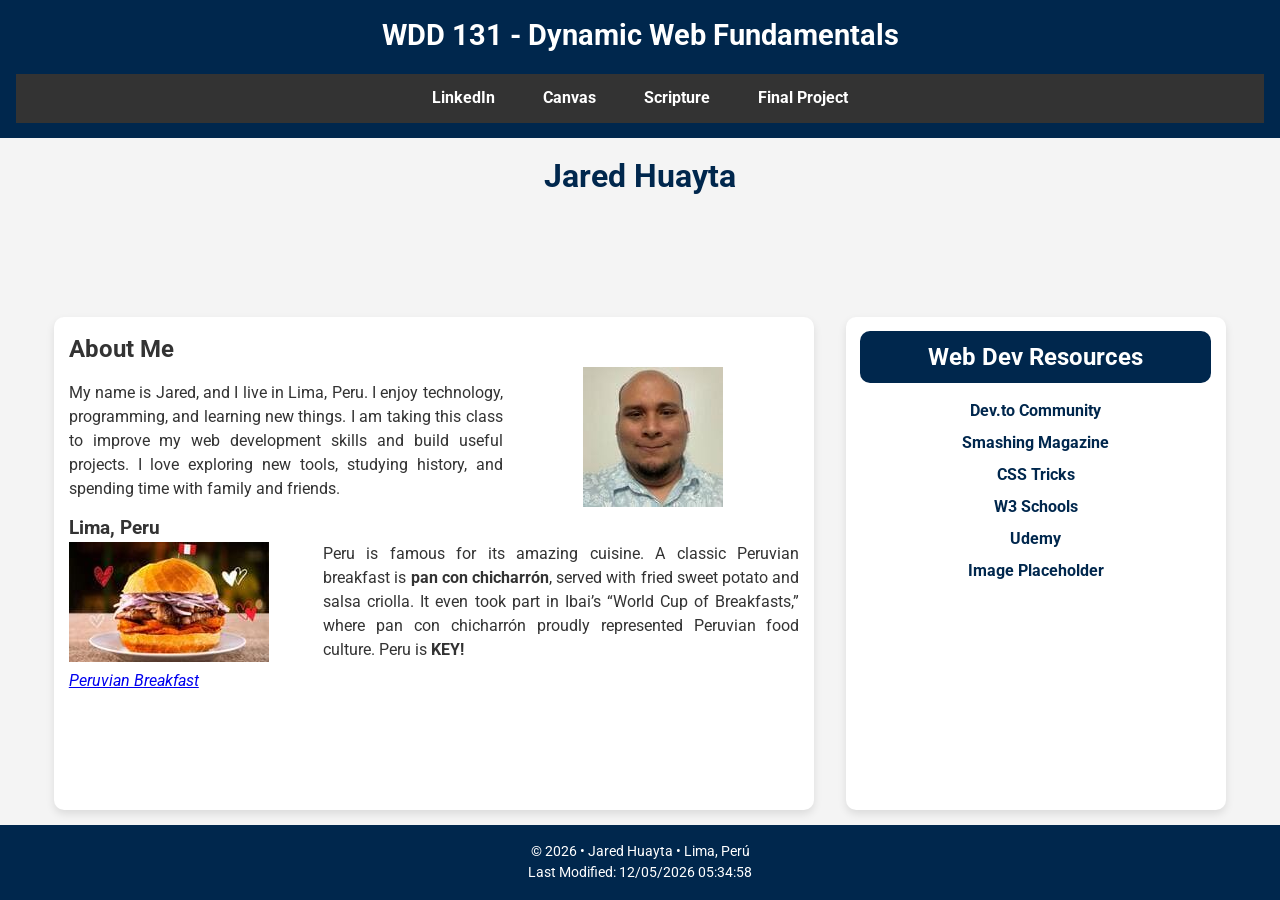
<file: index.html>
<!DOCTYPE html>
<html lang="en">

<head>
    <meta charset="UTF-8">
    <meta name="viewport" content="width=device-width, initial-scale=1.0">
    <title>WDD 131 – Dynamic Web Fundamentals – Jared Huayta</title>
    <meta name="description"
        content="Project site for WDD 131 – Dynamic Web Fundamentals by Jared Huayta, featuring an about section, Peru insights, and web resources." />
    <meta name="author" content="Jared Huayta" />
    <link rel="preconnect" href="https://fonts.googleapis.com">
    <link rel="preconnect" href="https://fonts.gstatic.com" crossorigin>
    <link href="https://fonts.googleapis.com/css2?family=Roboto:ital,wght@0,100..900;1,100..900&display=swap"
        rel="stylesheet">
    <link rel="stylesheet" href="styles/base.css">
    <script src="scripts/getdates.js" defer></script>
</head>

<body>
    <header>
        <span id="course-title"> WDD 131 - Dynamic Web Fundamentals</span>
        <nav>
            <a href="https://www.linkedin.com/in/jaredhuayta" target="_blank">LinkedIn</a>
            <a href="https://byupw.instructure.com/" target="_blank">Canvas</a>
            <a href="https://www.churchofjesuschrist.org/study/scriptures/bofm/1-ne/3?lang=eng&id=p7#p7"
                target="_blank">Scripture</a>
            <a href="#">Final Project</a>
        </nav>
    </header>

    <main>
        <h1>Jared Huayta</h1>

        <section class="card">
            <h2 class="card-tile">About Me</h2>

            <div class="about-grid">
                <div class="about-text">
                    <p>
                        My name is Jared, and I live in Lima, Peru. I enjoy technology,
                        programming, and learning new things. I am taking this class to
                        improve my web development skills and build useful projects.
                        I love exploring new tools, studying history, and spending time with
                        family and friends.
                    </p>
                </div>

                <figure class="image-about">
                    <img src="images/profile.jpg" alt="Jared Huayta" width="140" height="140">
                </figure>
            </div>

            <h3>Lima, Peru</h3>

            <div class="food-grid">
                <figure class="image-about">
                    <img src="images/chicharron-peru.jpeg" alt="pan con chicharron" width="200" height="120">
                    <figcaption><em><a
                                href="https://ground.news/article/world-breakfast-of-ibai-llanos-the-dishes-and-drinks-that-add-to-peru-vs-chile"
                                target="_blank">
                                Peruvian Breakfast</a></em></figcaption>
                </figure>

                <p>
                    Peru is famous for its amazing cuisine. A classic Peruvian breakfast is
                    <strong>pan con chicharrón</strong>, served with fried sweet potato and salsa criolla.
                    It even took part in Ibai’s “World Cup of Breakfasts,” where pan con chicharrón proudly
                    represented Peruvian food culture. Peru is <b>KEY!</b>
                </p>
            </div>
        </section>

        <section class="card resources">
            <h2 class="card-title">Web Dev Resources</h2>
            <ul>
                <li><a href="https://dev.to/" target="_blank" rel="noopener">Dev.to Community</a></li>
                <li><a href="https://www.smashingmagazine.com/" target="_blank" rel="noopener">Smashing Magazine</a>
                </li>
                <li><a href="https://css-tricks.com/" target="_blank" rel="noopener">CSS Tricks</a></li>
                <li><a href="https://www.w3schools.com/" target="_blank" rel="noopener">W3 Schools</a></li>
                <li><a href="https://www.udemy.com/" target="_blank" rel="noopener">Udemy</a></li>
                <li><a href="https://placeholder.com/" target="_blank" rel="noopener">Image Placeholder</a></li>
            </ul>
        </section>
    </main>

    <footer>
        <p>© <span id="currentyear"></span> • Jared Huayta • Lima, Per&uacute;</p>
        <p id="lastModified"></p>
    </footer>
</body>

</html>
</file>
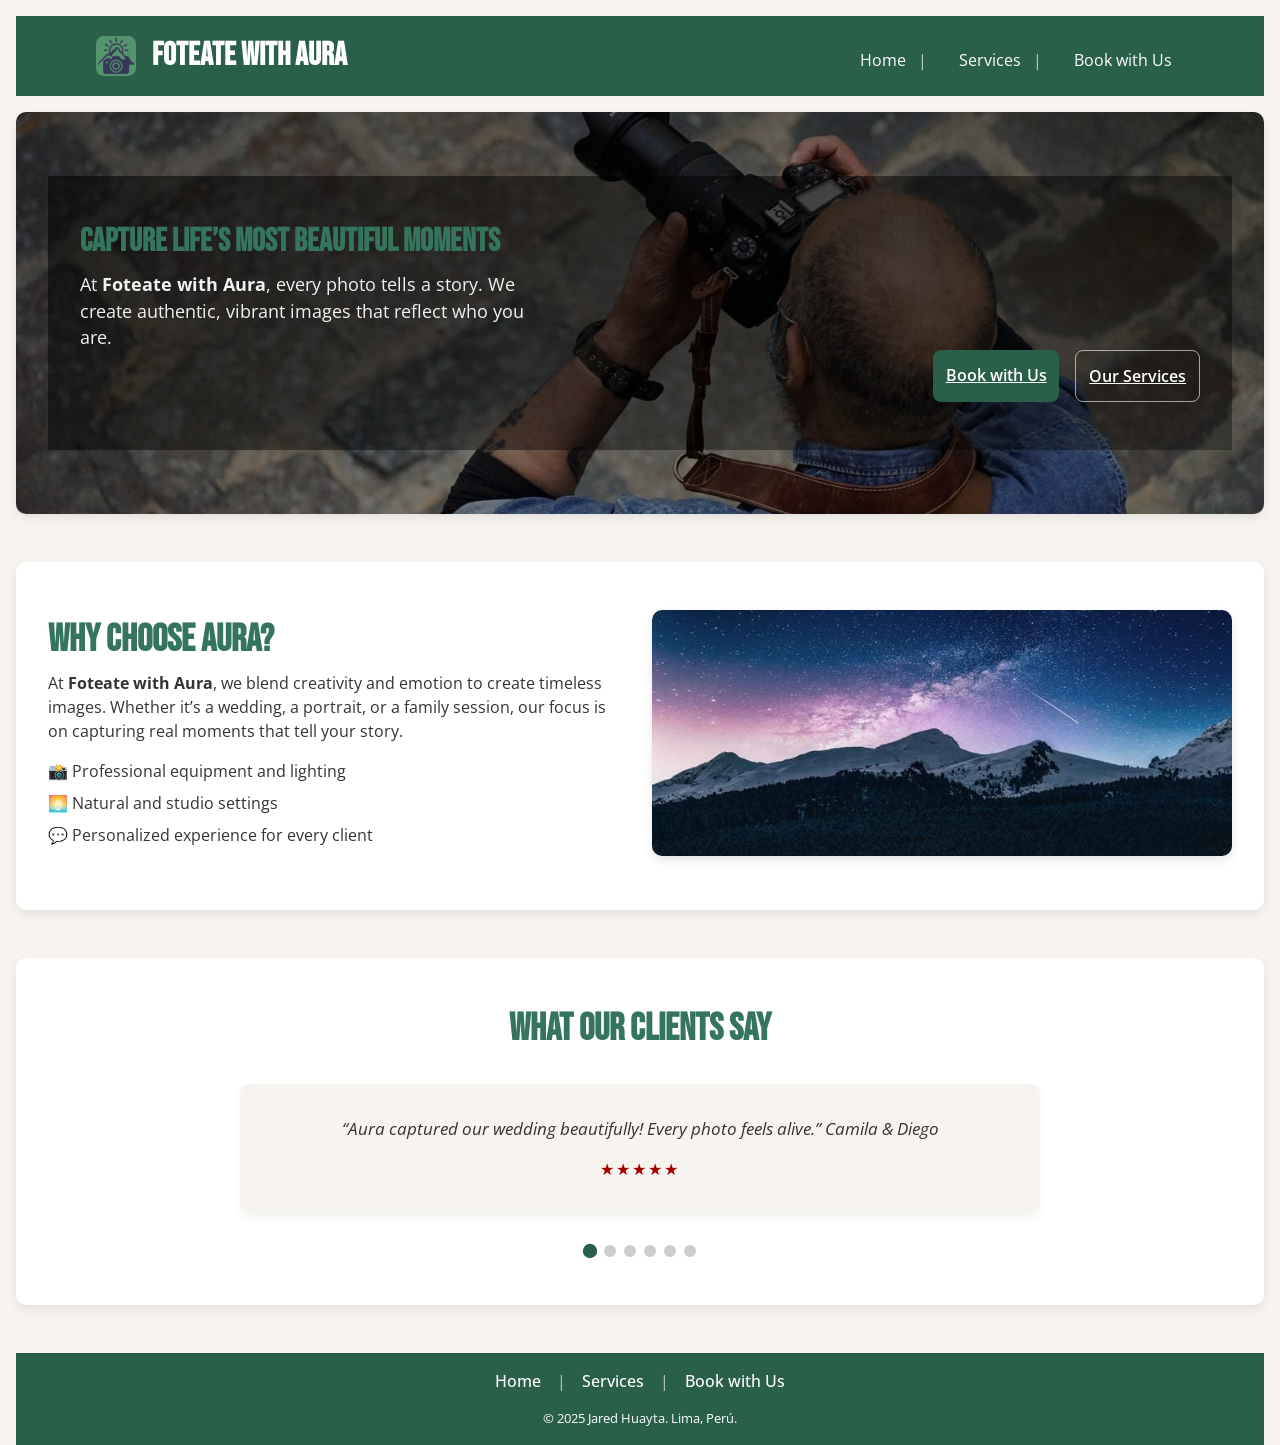
<file: foteate/index.html>
<!DOCTYPE html>
<html lang="en">

<head>
    <meta charset="UTF-8">
    <meta name="viewport" content="width=device-width, initial-scale=1.0">
    <title>Foteate with Aura – Capture Life’s Most Beautiful Moments</title>
    <meta name="description"
        content="Welcome to Foteate with Aura. Discover professional photography sessions for portraits, weddings, events, and more. Let us help you preserve your best memories with creativity and style.">
    <meta name="author" content="Jared Huayta">

    <link rel="preconnect" href="https://fonts.googleapis.com">
    <link rel="preconnect" href="https://fonts.gstatic.com" crossorigin>
    <link href="https://fonts.googleapis.com/css2?family=Bebas+Neue&family=Open+Sans:wght@300;400;600;700&display=swap"
        rel="stylesheet">
    <link rel="stylesheet" href="styles/foteate.css">

    <link rel="icon" href="images/logo.png" type="image/png">
    <script src="scripts/foteate.js" defer></script>
</head>

<body>
    <header>
        <div class="brand">
            <img src="images/logo.png" alt="Logo of Foteate with Aura" class="logo" loading="lazy">
            <h1>Foteate with Aura</h1>
            <button id="menu" class="menu" aria-label="Open menu" aria-expanded="false"
                aria-controls="primary-nav">☰</button>
        </div>
        <nav id="primary-nav" class="nav" aria-label="Main navigation">
            <a href="index.html" aria-current="page">Home</a>
            <a href="services.html">Services</a>
            <a href="book.html">Book with Us</a>
        </nav>

    </header>

    <main>
        <!-- HERO SECTION -->
        <section class="hero">
            <div class="hero-overlay">
                <div class="hero-content">
                    <h2>Capture Life’s Most Beautiful Moments</h2>
                    <p>At <strong>Foteate with Aura</strong>, every photo tells a story. We create authentic, vibrant
                        images
                        that reflect who you are.</p>
                </div>

                <div class="hero-actions">
                    <a href="book.html" class="btn primary">Book with Us</a>
                    <a href="services.html" class="btn secondary">Our Services</a>
                </div>
            </div>
        </section>

        <!-- ABOUT SECTION -->
        <section class="about">
            <div class="about-text">
                <h2>Why Choose Aura?</h2>
                <p>
                    At <strong>Foteate with Aura</strong>, we blend creativity and emotion to
                    create timeless images. Whether it’s a wedding, a portrait, or a family
                    session, our focus is on capturing real moments that tell your story.
                </p>
                <ul>
                    <li>📸 Professional equipment and lighting</li>
                    <li>🌅 Natural and studio settings</li>
                    <li>💬 Personalized experience for every client</li>
                </ul>
            </div>

            <div class="about-image">
                <img src="images/about-photo.jpg" alt="A mountain at night under a starry sky" loading="lazy">
            </div>
        </section>

        <!-- REVIEWS SECTION -->
        <section class="reviews">
            <h2>What Our Clients Say</h2>

            <div class="review-slider">
                <div class="review-card active">
                    <blockquote class="review-text">
                        “Aura captured our wedding beautifully! Every photo feels alive.”
                        <cite>Camila & Diego</cite>
                    </blockquote>
                    <div class="stars" aria-label="5 stars">★★★★★</div>
                </div>

                <div class="review-card">
                    <blockquote class="review-text">
                        “Super professional and friendly. The portraits were stunning!”
                        <cite>Fernanda R.</cite>
                    </blockquote>
                    <div class="stars" aria-label="5 stars">★★★★★</div>
                </div>

                <div class="review-card">
                    <blockquote class="review-text">
                        “Loved our outdoor session! Natural light, laughter, and amazing results.”
                        <cite>Luis & Andrea</cite>
                    </blockquote>
                    <div class="stars" aria-label="5 stars">★★★★★</div>
                </div>

                <div class="review-card">
                    <blockquote class="review-text">
                        “Our family session was pure fun — Aura made everyone feel so comfortable!”
                        <cite>The Ramirez Family</cite>
                    </blockquote>
                    <div class="stars" aria-label="5 stars">★★★★★</div>
                </div>

                <div class="review-card">
                    <blockquote class="review-text">
                        “Amazing eye for detail! My graduation photos were absolutely perfect.”
                        <cite>Daniela M.</cite>
                    </blockquote>
                    <div class="stars" aria-label="5 stars">★★★★★</div>
                </div>

                <div class="review-card">
                    <blockquote class="review-text">
                        “The event photos looked like something out of a magazine — thank you Aura!”
                        <cite>Jonathan P.</cite>
                    </blockquote>
                    <div class="stars" aria-label="5 stars">★★★★★</div>
                </div>
            </div>

            <div class="review-dots"></div>
        </section>


    </main>

    <footer>
        <nav class="footer-nav" aria-label="Footer navigation">
            <a href="index.html">Home</a>
            <a href="services.html">Services</a>
            <a href="book.html">Book with Us</a>
        </nav>
        <p><small>&copy; 2025 Jared Huayta. Lima, Perú.</small></p>
    </footer>

</body>

</html>
</file>
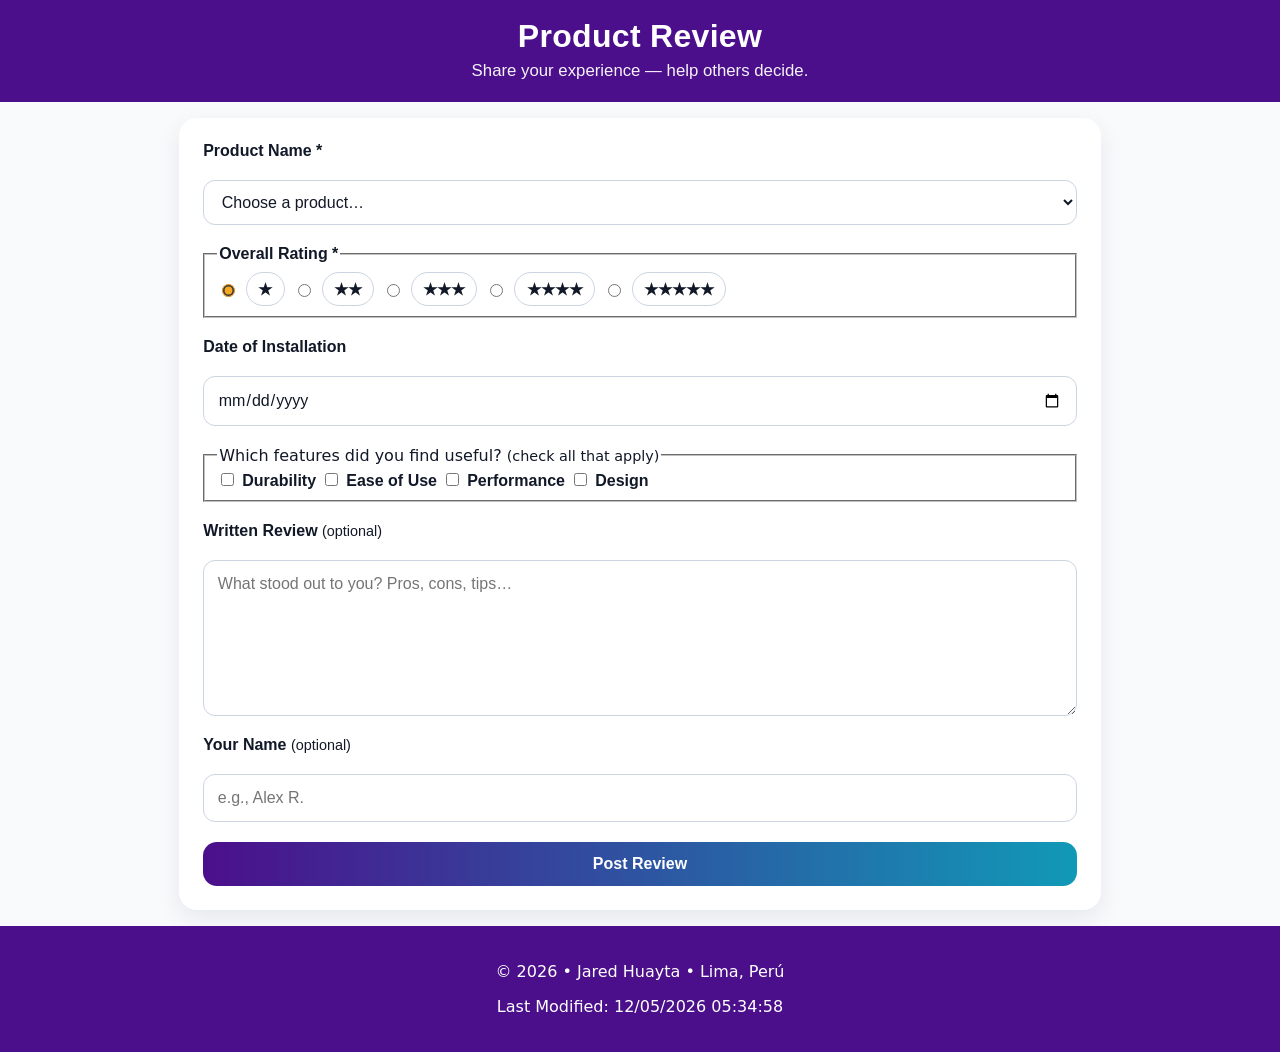
<file: form.html>
<!DOCTYPE html>
<html lang="en">

<head>
    <meta charset="UTF-8">
    <meta name="viewport" content="width=device-width, initial-scale=1.0">
    <title>Product Review</title>
    <meta name="author" content="Jared Huayta">
    <meta name="description" content="WDD131 - Product Review Form">

    <link rel="preconnect" href="https://fonts.googleapis.com">
    <link rel="preconnect" href="https://fonts.gstatic.com" crossorigin>
    <link href="https://fonts.googleapis.com/css2?family=Bebas+Neue&family=Open+Sans:wght@400;600;700&display=swap"
        rel="stylesheet">

    <link rel="stylesheet" href="styles/form.css">
    <link rel="stylesheet" href="styles/form-large.css">

    <script src="scripts/form.js" defer></script>
    <script src="scripts/getdates.js" defer></script>
</head>

<body>
    <header class="site-header">
        <h1>Product Review</h1>
        <p class="subtitle">Share your experience — help others decide.</p>
    </header>
    <main>
        <form id="reviewForm" action="review.html" method="get" class="card form-grid">

            <label for="product">Product Name <span aria-hidden="true">*</span></label>
            <select id="product" name="product" required>
                <option value="" selected disabled>Choose a product…</option>
            </select>

            <fieldset class="rating">
                <legend>Overall Rating <span aria-hidden="true">*</span></legend>
                <div class="stars">
                    <input type="radio" id="rate1" name="rating" value="1" required checked>
                    <label for="rate1">★</label>

                    <input type="radio" id="rate2" name="rating" value="2">
                    <label for="rate2">★★</label>

                    <input type="radio" id="rate3" name="rating" value="3">
                    <label for="rate3">★★★</label>

                    <input type="radio" id="rate4" name="rating" value="4">
                    <label for="rate4">★★★★</label>

                    <input type="radio" id="rate5" name="rating" value="5">
                    <label for="rate5">★★★★★</label>
                </div>
            </fieldset>

            <label for="install">Date of Installation</label>
            <input type="date" id="install" name="install">

            <fieldset>
                <legend>Which features did you find useful? <span class="hint">(check all that apply)</span></legend>

                <input type="checkbox" id="durability" name="features" value="Durability">
                <label for="durability">Durability</label>

                <input type="checkbox" id="ease" name="features" value="Ease of Use">
                <label for="ease">Ease of Use</label>

                <input type="checkbox" id="performance" name="features" value="Performance">
                <label for="performance">Performance</label>

                <input type="checkbox" id="design" name="features" value="Design">
                <label for="design">Design</label>
            </fieldset>

            <label for="written">Written Review <span class="hint">(optional)</span></label>
            <textarea id="written" name="written" rows="6" minlength="10"
                placeholder="What stood out to you? Pros, cons, tips…"></textarea>

            <label for="user">Your Name <span class="hint">(optional)</span></label>
            <input id="user" name="user" type="text" inputmode="text" autocomplete="name" placeholder="e.g., Alex R.">

            <button class="cta" type="submit">Post Review</button>
        </form>
    </main>
    <footer>
        <p>© <span id="currentyear"></span> • Jared Huayta • Lima, Per&uacute;</p>
        <p id="lastModified"></p>
    </footer>
</body>

</html>
</file>
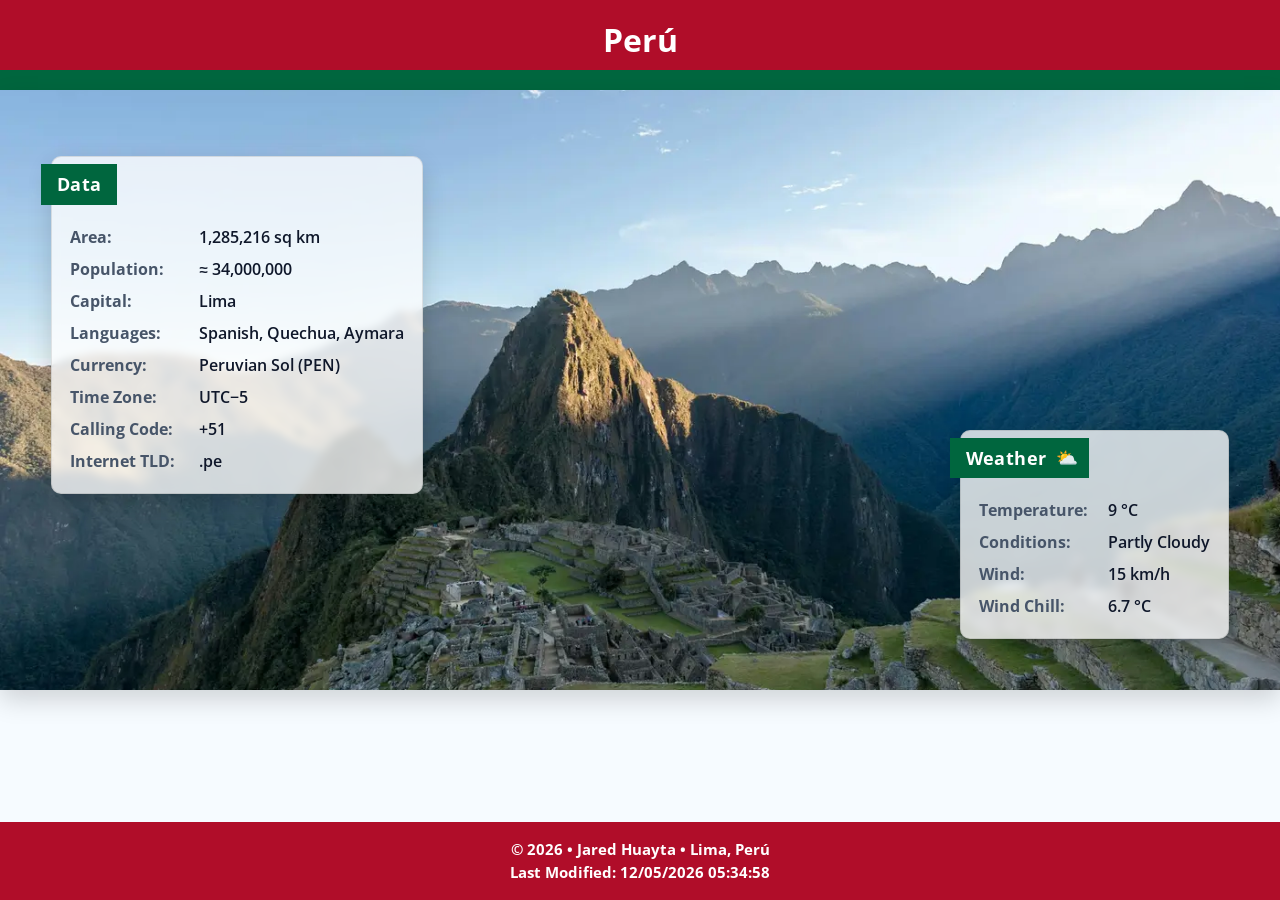
<file: place.html>
<!DOCTYPE html>
<html lang="en">

<head>
    <meta charset="UTF-8">
    <meta name="viewport" content="width=device-width, initial-scale=1.0">
    <title>Peru | Country Page</title>
    <meta name="author" content="Jared Huayta">
    <meta name="description" content="Country page for Peru">

    <link rel="preconnect" href="https://fonts.googleapis.com">
    <link rel="preconnect" href="https://fonts.gstatic.com" crossorigin>
    <link href="https://fonts.googleapis.com/css2?family=Bebas+Neue&family=Open+Sans:wght@400;600;700&display=swap"
        rel="stylesheet">

    <link rel="stylesheet" href="styles/place.css">

    <script src="scripts/place.js" defer></script>
    <script src="scripts/getdates.js" defer></script>
</head>

<body>
    <header class="site-header">
        <h1>Per&uacute;</h1>
        <div class="accent-bar" aria-hidden="true"></div>
    </header>

    <main>
        <section class="hero" aria-label="Hero">
            <picture>
                <!-- Wide image -->
                <source media="(min-width: 768px)" srcset="
                images/place/mp_1000.webp 1000w,
                images/place/mp_1400.webp 1400w,
                images/place/mp_1800.webp 1800w" sizes="(min-width: 1200px) 1200px, 92vw" type="image/webp" />
                <!-- Mobile image -->
                <source media="(max-width: 767px)" srcset="
            images/place/llama_400.webp 400w,
            images/place/llama_700.webp 700w" sizes="100vw" type="image/webp" />
                <img src="images/place/llama_700.webp" alt="Peruvian Llama" width="1400" height="700" loading="eager">
            </picture>

            <section class="card data" aria-labelledby="data-title">
                <h3 id="data-title">Data</h3>
                <ul class="kv">
                    <li><span class="k">Area:</span><span class="v">1,285,216 sq km</span></li>
                    <li><span class="k">Population:</span><span class="v">≈ 34,000,000</span></li>
                    <li><span class="k">Capital:</span><span class="v">Lima</span></li>
                    <li><span class="k">Languages:</span><span class="v">Spanish, Quechua, Aymara</span></li>
                    <li><span class="k">Currency:</span><span class="v">Peruvian Sol (PEN)</span></li>
                    <li><span class="k">Time Zone:</span><span class="v">UTC−5</span></li>
                    <li><span class="k">Calling Code:</span><span class="v">+51</span></li>
                    <li><span class="k">Internet TLD:</span><span class="v">.pe</span></li>
                </ul>
            </section>

            <section class="card weather" aria-labelledby="weather-title">
                <h3 id="weather-title">Weather</h3>

                <figure class="weather-icon-mobile">
                    <img src="images/place/weather.svg" alt="Weather icon" width="80" height="80">
                </figure>

                <ul class="kv">
                    <li><span class="k">Temperature:</span><span class="v"><span id="temp-value">9</span> °C</span>
                    </li>
                    <li><span class="k">Conditions:</span><span class="v">Partly Cloudy</span></li>
                    <li><span class="k">Wind:</span><span class="v"><span id="wind-value">15</span> km/h</span></li>
                    <li><span class="k">Wind Chill:</span><span class="v"><span id="windchill">N/A</span></span></li>
                </ul>
            </section>
        </section>
    </main>

    <footer>
        <p>&copy; <span id="currentyear"></span> • Jared Huayta • Lima, Per&uacute;</p>
        <p id="lastModified"></p>
    </footer>
</body>

</html>
</file>
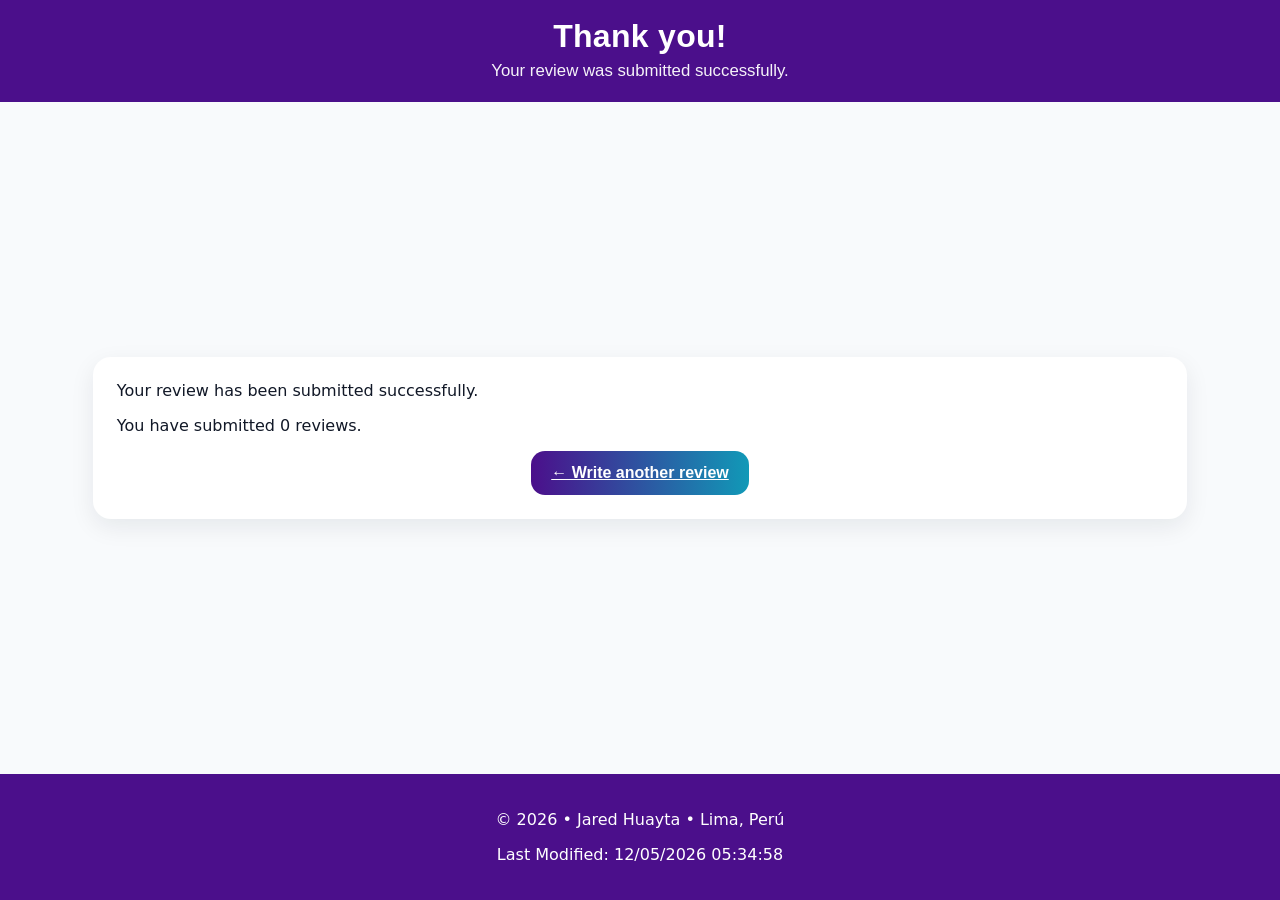
<file: review.html>
<!DOCTYPE html>
<html lang="en">

<head>
    <meta charset="UTF-8">
    <meta name="viewport" content="width=device-width, initial-scale=1.0">
    <title>Product Review</title>
    <meta name="author" content="Jared Huayta">
    <meta name="description" content="WDD131 - Product Review Form">

    <link rel="preconnect" href="https://fonts.googleapis.com">
    <link rel="preconnect" href="https://fonts.gstatic.com" crossorigin>
    <link href="https://fonts.googleapis.com/css2?family=Bebas+Neue&family=Open+Sans:wght@400;600;700&display=swap"
        rel="stylesheet">

    <link rel="stylesheet" href="styles/form.css">
    <link rel="stylesheet" href="styles/form-large.css">

    <script src="scripts/review.js" defer></script>
    <script src="scripts/getdates.js" defer></script>
</head>

<body>
    <header class="site-header">
        <h1>Thank you!</h1>
        <p class="subtitle">Your review was submitted successfully.</p>
    </header>
    <main class="center-page">
        <section class="card" id="thanks">
            <h2 class="sr-only">Submission summary</h2>

            <p>Your review has been submitted successfully.</p>
            <p id="review-counter"></p>
            <a class="cta linklike" href="form.html">← Write another review</a>

        </section>
    </main>
    <footer>
        <p>© <span id="currentyear"></span> • Jared Huayta • Lima, Per&uacute;</p>
        <p id="lastModified"></p>
    </footer>
</body>

</html>
</file>
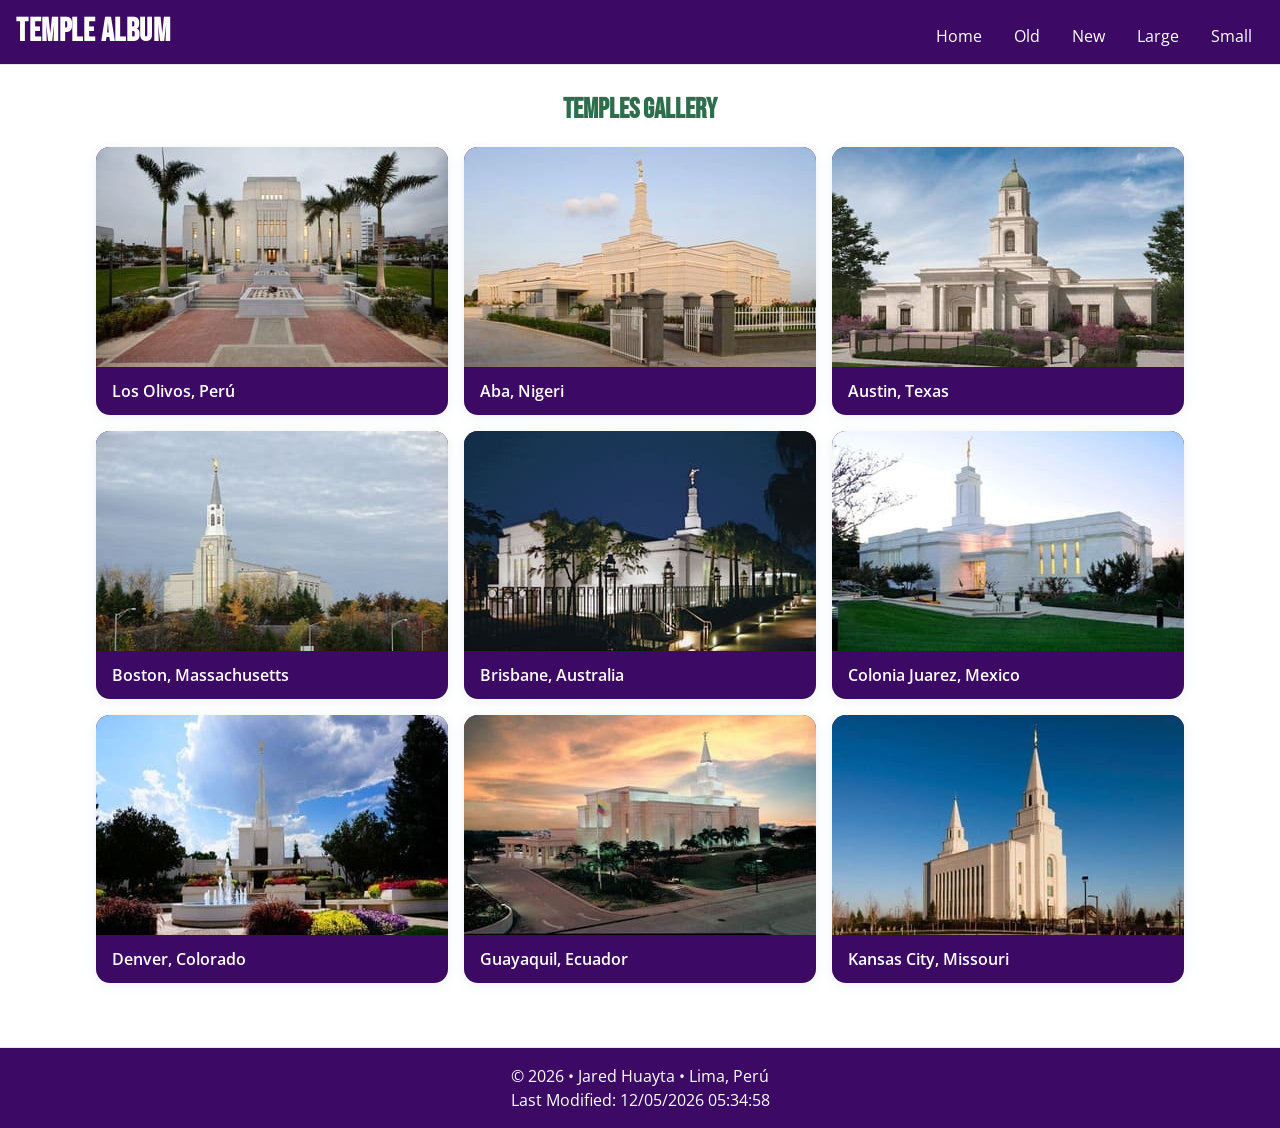
<file: temples.html>
<!DOCTYPE html>
<html lang="en">

<head>
    <meta charset="UTF-8">
    <meta name="viewport" content="width=device-width, initial-scale=1.0">
    <title>Temple Album</title>
    <meta name="author" content="Jared Huayta">
    <meta name="description" content="My favorite temples around the world">

    <link rel="preconnect" href="https://fonts.googleapis.com">
    <link rel="preconnect" href="https://fonts.gstatic.com" crossorigin>
    <link href="https://fonts.googleapis.com/css2?family=Bebas+Neue&family=Open+Sans:wght@400;600;700&display=swap"
        rel="stylesheet">

    <link rel="stylesheet" href="styles/temples.css">
    <link rel="stylesheet" href="styles/temples-large.css">

    <script src="scripts/temples.js" defer></script>
    <script src="scripts/getdates.js" defer></script>
</head>

<body>
    <header>
        <div class="brand">
            <h1>Temple Album</h1>
            <button id="menu" class="menu" aria-label="Open menu" aria-expanded="false"
                aria-controls="primary-nav">☰</button>
        </div>
        <nav id="primary-nav" class="nav">
            <a href="#">Home</a>
            <a href="#">Old</a>
            <a href="#">New</a>
            <a href="#">Large</a>
            <a href="#">Small</a>
        </nav>
    </header>
    <main>
        <h2>Temples Gallery</h2>
        <section class="grid">
            <figure>
                <img src="images/temple/los_olivos_peru.jpeg" alt="Los Olivos Peru Temple">
                <figcaption>Los Olivos, Per&uacute;</figcaption>
            </figure>
            <figure>
                <img src="images/temple/aba_nigeria.jpeg" alt="Aba Nigeria Temple">
                <figcaption>Aba, Nigeri</figcaption>
            </figure>
            <figure>
                <img src="images/temple/austin_texas.jpeg" alt="Austin Texas Temple">
                <figcaption>Austin, Texas</figcaption>
            </figure>
            <figure>
                <img src="images/temple/boston_massachusetts.jpeg" alt="Boston Massachusetts Temple">
                <figcaption>Boston, Massachusetts</figcaption>
            </figure>
            <figure>
                <img src="images/temple/brisbane_australia.jpeg" alt="Brisbane Australia Temple">
                <figcaption>Brisbane, Australia</figcaption>
            </figure>
            <figure>
                <img src="images/temple/colonia_juarez_mexico.jpeg" alt="Colonia Juarez Mexico Temple">
                <figcaption>Colonia Juarez, Mexico</figcaption>
            </figure>
            <figure>
                <img src="images/temple/denver_colorado.jpeg" alt="Denver Colorado Temple">
                <figcaption>Denver, Colorado</figcaption>
            </figure>
            <figure>
                <img src="images/temple/guayaquil_ecuador.jpeg" alt="Guayaquil Ecuador Temple">
                <figcaption>Guayaquil, Ecuador</figcaption>
            </figure>
            <figure>
                <img src="images/temple/kansas_missouri.jpeg" alt="Kansas City Missouri Temple">
                <figcaption>Kansas City, Missouri</figcaption>
            </figure>
        </section>
    </main>
    <footer>
        <p>© <span id="currentyear"></span> • Jared Huayta • Lima, Per&uacute;</p>
        <p id="lastModified"></p>
    </footer>
</body>

</html>
</file>
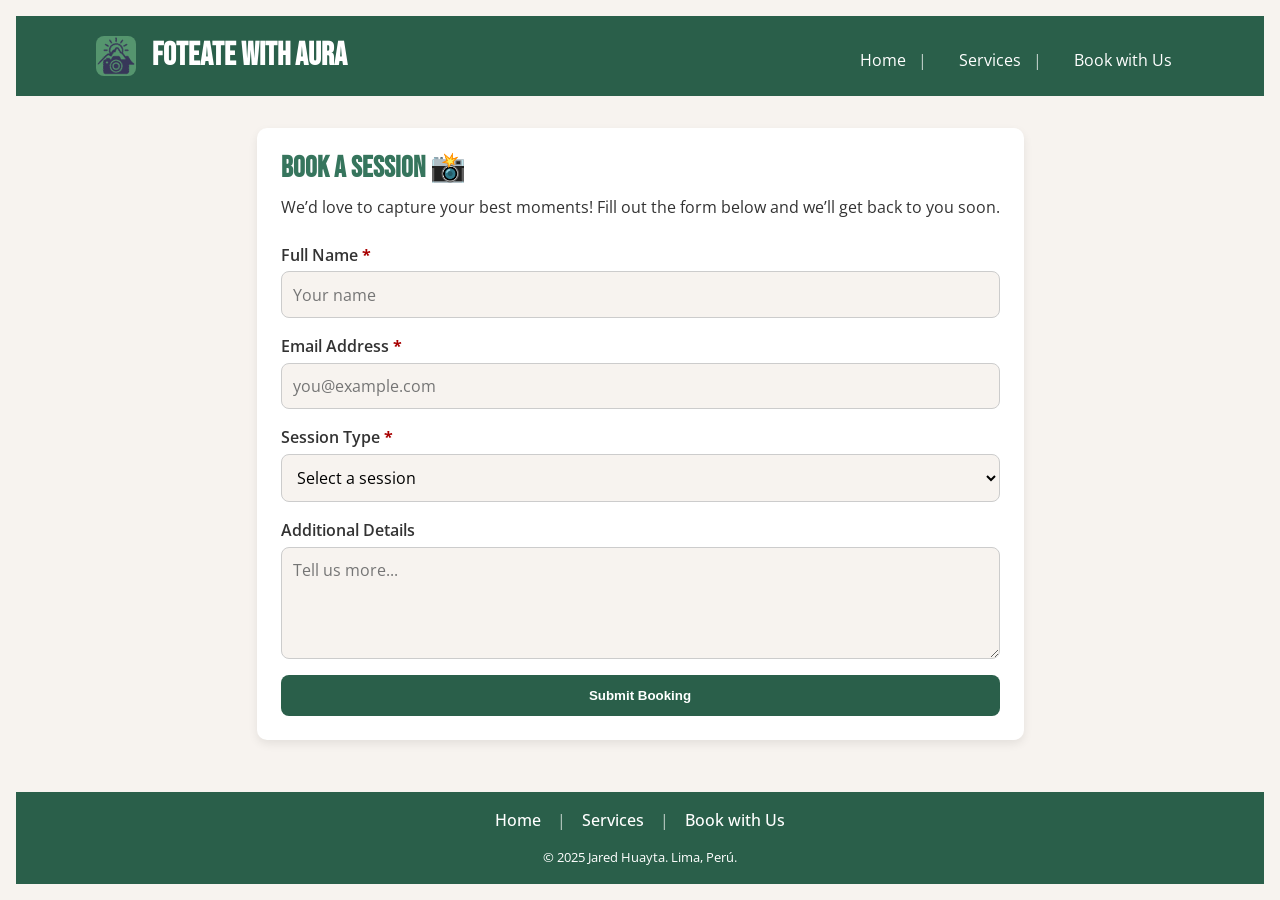
<file: foteate/book.html>
<!DOCTYPE html>
<html lang="en">

<head>
    <meta charset="UTF-8">
    <meta name="viewport" content="width=device-width, initial-scale=1.0">
    <title>Book a Session | Foteate with Aura</title>
    <meta name="description" content="Contact page to book a photography session with Foteate with Aura.">
    <meta name="author" content="Jared Huayta">

    <link rel="preconnect" href="https://fonts.googleapis.com">
    <link rel="preconnect" href="https://fonts.gstatic.com" crossorigin>
    <link href="https://fonts.googleapis.com/css2?family=Bebas+Neue&family=Open+Sans:wght@300;400;600;700&display=swap"
        rel="stylesheet">

    <link rel="stylesheet" href="styles/foteate.css">

    <link rel="icon" href="images/logo.png" type="image/png">
    <script src="scripts/foteate.js" defer></script>
</head>

<body>
    <header>
        <div class="brand">
            <img src="images/logo.png" alt="Logo of Foteate with Aura" class="logo" loading="lazy">
            <h1>Foteate with Aura</h1>
            <button id="menu" class="menu" aria-label="Open menu" aria-expanded="false"
                aria-controls="primary-nav">☰</button>
        </div>
        <nav id="primary-nav" class="nav" aria-label="Main navigation">
            <a href="index.html">Home</a>
            <a href="services.html">Services</a>
            <a href="book.html" aria-current="page">Book with Us</a>
        </nav>

    </header>

    <main>
        <section class="contact">
            <h2>Book a Session 📸</h2>
            <p>We’d love to capture your best moments! Fill out the form below and we’ll get back to you soon.</p>

            <form id="bookingForm" class="booking-form">
                <div class="form-group">
                    <label for="name">Full Name <span class="required">*</span></label>
                    <input type="text" id="name" name="name" required placeholder="Your name" />
                </div>

                <div class="form-group">
                    <label for="email">Email Address <span class="required">*</span></label>
                    <input type="email" id="email" name="email" required placeholder="you@example.com" />
                </div>

                <div class="form-group">
                    <label for="session">Session Type <span class="required">*</span></label>
                    <select id="session" name="session" required>
                        <option value="">Loading options...</option>
                    </select>
                </div>

                <div class="form-group">
                    <label for="message">Additional Details</label>
                    <textarea id="message" name="message" rows="4" placeholder="Tell us more..."></textarea>
                </div>

                <button type="submit" class="btn">Submit Booking</button>
            </form>
        </section>

        <!-- Thank You Modal -->
        <div id="thankYouModal" class="modal">
            <div class="modal-content">
                <p id="thankYouMessage" aria-live="polite"></p>
            </div>
        </div>
    </main>

    <footer>
        <nav class="footer-nav" aria-label="Footer navigation">
            <a href="index.html">Home</a>
            <a href="services.html">Services</a>
            <a href="book.html">Book with Us</a>
        </nav>
        <p><small>&copy; 2025 Jared Huayta. Lima, Perú.</small></p>
    </footer>

</body>

</html>
</file>
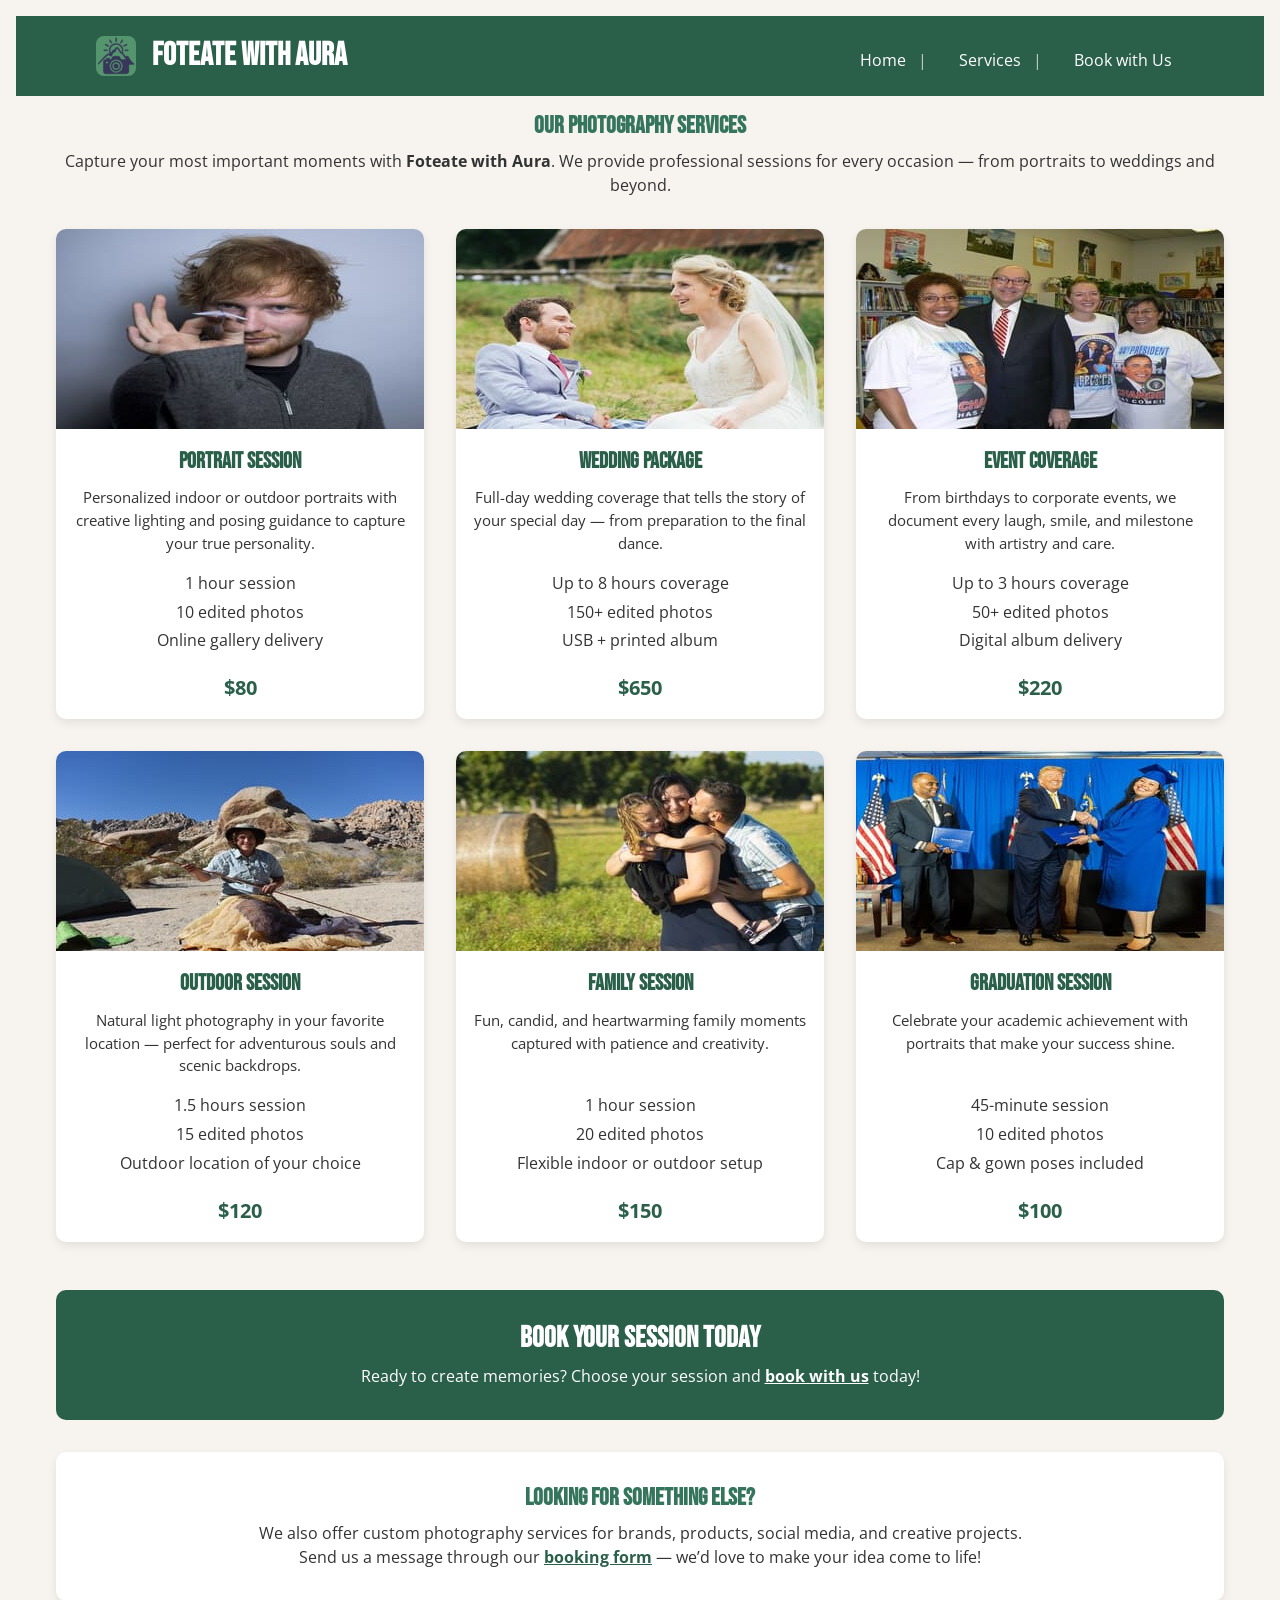
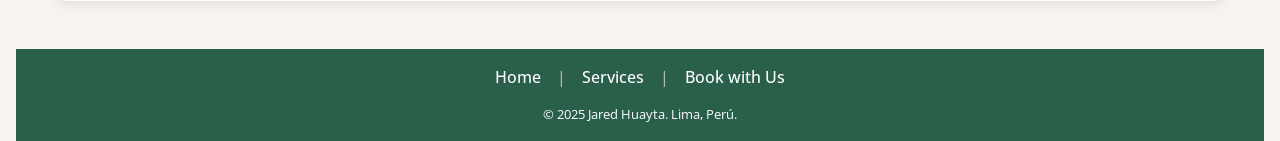
<file: foteate/services.html>
<!DOCTYPE html>
<html lang="en">

<head>
    <meta charset="UTF-8">
    <meta name="viewport" content="width=device-width, initial-scale=1.0">
    <title>Photography Services & Packages | Foteate with Aura</title>
    <meta name="description"
        content="Discover professional photography packages with Foteate with Aura. From portraits and weddings to family, events, and outdoor sessions — we capture every moment beautifully. Book your session today!">
    <meta name="author" content="Jared Huayta">

    <link rel="preconnect" href="https://fonts.googleapis.com">
    <link rel="preconnect" href="https://fonts.gstatic.com" crossorigin>
    <link href="https://fonts.googleapis.com/css2?family=Bebas+Neue&family=Open+Sans:wght@300;400;600;700&display=swap"
        rel="stylesheet">

    <link rel="stylesheet" href="styles/foteate.css">

    <link rel="icon" href="images/logo.png" type="image/png">
    <script src="scripts/foteate.js" defer></script>
</head>

<body>
    <header>
        <div class="brand">
            <img src="images/logo.png" alt="Logo of Foteate with Aura" class="logo" loading="lazy">
            <h1>Foteate with Aura</h1>
            <button id="menu" class="menu" aria-label="Open menu" aria-expanded="false"
                aria-controls="primary-nav">☰</button>
        </div>
        <nav id="primary-nav" class="nav" aria-label="Main navigation">
            <a href="index.html">Home</a>
            <a href="services.html" aria-current="page">Services</a>
            <a href="book.html">Book with Us</a>
        </nav>

    </header>

    <main>
        <section class="services-intro">
            <h2>Our Photography Services</h2>
            <p>Capture your most important moments with <strong>Foteate with Aura</strong>. We provide professional
                sessions
                for every occasion — from portraits to weddings and beyond.</p>
        </section>

        <section class="services-gallery">
            <div class="service-card">
                <img src="images/portrait-session.jpg" alt="Portrait session" loading="lazy">
                <h3>Portrait Session</h3>
                <p>Personalized indoor or outdoor portraits with creative lighting and posing guidance to capture your
                    true
                    personality.</p>
                <ul>
                    <li>1 hour session</li>
                    <li>10 edited photos</li>
                    <li>Online gallery delivery</li>
                </ul>
                <div class="price">$80</div>
            </div>

            <div class="service-card">
                <img src="images/wedding-package.jpg" alt="Wedding photography" loading="lazy">
                <h3>Wedding Package</h3>
                <p>Full-day wedding coverage that tells the story of your special day — from preparation to the final
                    dance.
                </p>
                <ul>
                    <li>Up to 8 hours coverage</li>
                    <li>150+ edited photos</li>
                    <li>USB + printed album</li>
                </ul>
                <div class="price">$650</div>
            </div>

            <div class="service-card">
                <img src="images/event-coverage.jpg" alt="Event coverage" loading="lazy">
                <h3>Event Coverage</h3>
                <p>From birthdays to corporate events, we document every laugh, smile, and milestone with artistry and
                    care.
                </p>
                <ul>
                    <li>Up to 3 hours coverage</li>
                    <li>50+ edited photos</li>
                    <li>Digital album delivery</li>
                </ul>
                <div class="price">$220</div>
            </div>

            <div class="service-card">
                <img src="images/outdoor-session.jpg" alt="Outdoor photography" loading="lazy">
                <h3>Outdoor Session</h3>
                <p>Natural light photography in your favorite location — perfect for adventurous souls and scenic
                    backdrops.
                </p>
                <ul>
                    <li>1.5 hours session</li>
                    <li>15 edited photos</li>
                    <li>Outdoor location of your choice</li>
                </ul>
                <div class="price">$120</div>
            </div>

            <div class="service-card">
                <img src="images/family-session.jpg" alt="Family photography session" loading="lazy">
                <h3>Family Session</h3>
                <p>Fun, candid, and heartwarming family moments captured with patience and creativity.</p>
                <ul>
                    <li>1 hour session</li>
                    <li>20 edited photos</li>
                    <li>Flexible indoor or outdoor setup</li>
                </ul>
                <div class="price">$150</div>
            </div>

            <div class="service-card">
                <img src="images/graduation-session.jpg" alt="Graduation photography" loading="lazy">
                <h3>Graduation Session</h3>
                <p>Celebrate your academic achievement with portraits that make your success shine.</p>
                <ul>
                    <li>45-minute session</li>
                    <li>10 edited photos</li>
                    <li>Cap & gown poses included</li>
                </ul>
                <div class="price">$100</div>
            </div>
        </section>

        <section class="cta-book">
            <h2>Book Your Session Today</h2>
            <p>Ready to create memories? Choose your session and <a href="book.html">book with us</a> today!</p>
        </section>

        <section class="custom-projects">
            <h2>Looking for Something Else?</h2>
            <p>We also offer custom photography services for brands, products, social media, and creative projects.
                <br>Send us a message through our <a href="book.html">booking form</a> — we’d love to make your idea
                come to
                life!
            </p>
        </section>
    </main>


    <footer>
        <nav class="footer-nav" aria-label="Footer navigation">
            <a href="index.html">Home</a>
            <a href="services.html">Services</a>
            <a href="book.html">Book with Us</a>
        </nav>
        <p><small>&copy; 2025 Jared Huayta. Lima, Perú.</small></p>
    </footer>

</body>

</html>
</file>
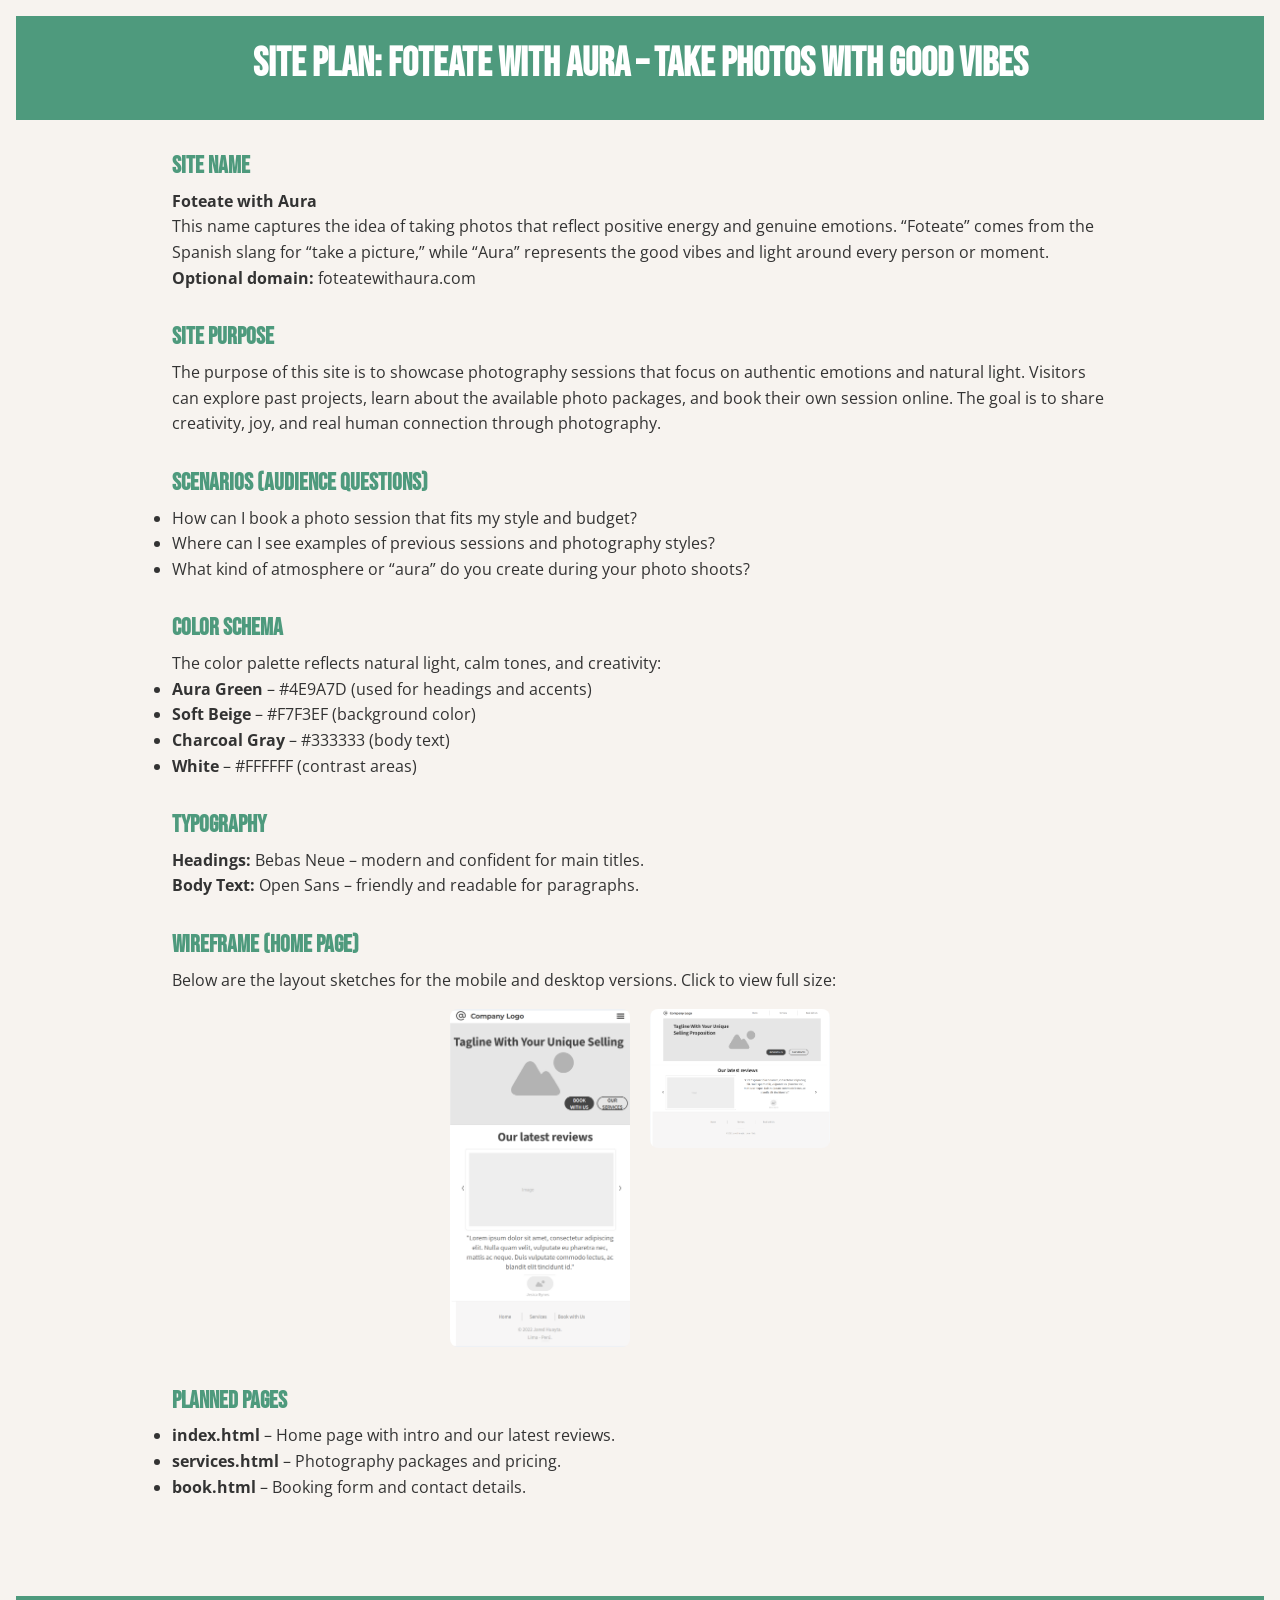
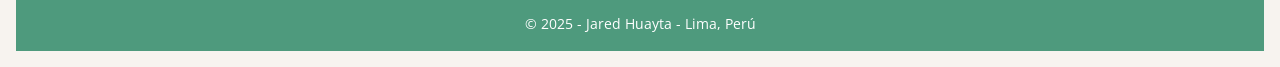
<file: project/siteplan.html>
<!DOCTYPE html>
<html lang="en">

<head>
    <meta charset="UTF-8">
    <meta name="viewport" content="width=device-width, initial-scale=1.0">
    <title>Site Plan - Foteate with Aura</title>
    <meta name="description" content="Site plan for the photography project Foteate with Aura.">
    <meta name="author" content="Jared Huayta">

    <link rel="preconnect" href="https://fonts.googleapis.com">
    <link rel="preconnect" href="https://fonts.gstatic.com" crossorigin>
    <link href="https://fonts.googleapis.com/css2?family=Bebas+Neue&family=Open+Sans:wght@300;400;600;700&display=swap"
        rel="stylesheet">

    <link rel="stylesheet" href="styles/siteplan.css">
</head>

<body>
    <header>
        <h1>Site Plan: Foteate with Aura – Take Photos with Good Vibes</h1>
    </header>

    <main>
        <!-- Site Name -->
        <section>
            <h2>Site Name</h2>
            <p><strong>Foteate with Aura</strong></p>
            <p>This name captures the idea of taking photos that reflect positive energy and genuine emotions. “Foteate”
                comes from the Spanish slang for “take a picture,” while “Aura” represents the good vibes and light
                around every person or moment.</p>
            <p><strong>Optional domain:</strong> foteatewithaura.com</p>
        </section>

        <!-- Site Purpose -->
        <section>
            <h2>Site Purpose</h2>
            <p>The purpose of this site is to showcase photography sessions that focus on authentic emotions and natural
                light. Visitors can explore past projects, learn about the available photo packages, and book their own
                session online. The goal is to share creativity, joy, and real human connection through photography.</p>
        </section>

        <!-- Scenarios -->
        <section>
            <h2>Scenarios (Audience Questions)</h2>
            <ul>
                <li>How can I book a photo session that fits my style and budget?</li>
                <li>Where can I see examples of previous sessions and photography styles?</li>
                <li>What kind of atmosphere or “aura” do you create during your photo shoots?</li>
            </ul>
        </section>

        <!-- Color Schema -->
        <section>
            <h2>Color Schema</h2>
            <p>The color palette reflects natural light, calm tones, and creativity:</p>
            <ul>
                <li><strong>Aura Green</strong> – #4E9A7D (used for headings and accents)</li>
                <li><strong>Soft Beige</strong> – #F7F3EF (background color)</li>
                <li><strong>Charcoal Gray</strong> – #333333 (body text)</li>
                <li><strong>White</strong> – #FFFFFF (contrast areas)</li>
            </ul>
        </section>

        <!-- Typography -->
        <section>
            <h2>Typography</h2>
            <p><strong>Headings:</strong> Bebas Neue – modern and confident for main titles.</p>
            <p><strong>Body Text:</strong> Open Sans – friendly and readable for paragraphs.</p>
        </section>

        <!-- Wireframes with Modal -->
        <section>
            <h2>Wireframe (Home Page)</h2>
            <p>Below are the layout sketches for the mobile and desktop versions. Click to view full size:</p>

            <div class="gallery">
                <a href="#mobileModal"><img src="images/mobile.wireframe.png" alt="Mobile Wireframe"
                        class="thumbnail"></a>
                <a href="#desktopModal"><img src="images/desktop.wireframe.png" alt="Desktop Wireframe"
                        class="thumbnail"></a>
            </div>

            <!-- Mobile Modal -->
            <div id="mobileModal" class="modal">
                <a href="#" class="close-area"></a>
                <a href="#" class="close">&times;</a>
                <img src="images/mobile.wireframe.png" alt="Mobile Wireframe Full View">
            </div>

            <!-- Desktop Modal -->
            <div id="desktopModal" class="modal">
                <a href="#" class="close-area"></a>
                <a href="#" class="close">&times;</a>
                <img src="images/desktop.wireframe.png" alt="Desktop Wireframe Full View">
            </div>
        </section>

        <!-- Planned Pages -->
        <section>
            <h2>Planned Pages</h2>
            <ul>
                <li><strong>index.html</strong> – Home page with intro and our latest reviews.</li>
                <li><strong>services.html</strong> – Photography packages and pricing.</li>
                <li><strong>book.html</strong> – Booking form and contact details.</li>
            </ul>
        </section>
    </main>

    <footer>
        <p>&copy; 2025 - Jared Huayta - Lima, Perú</p>
    </footer>
</body>

</html>
</file>
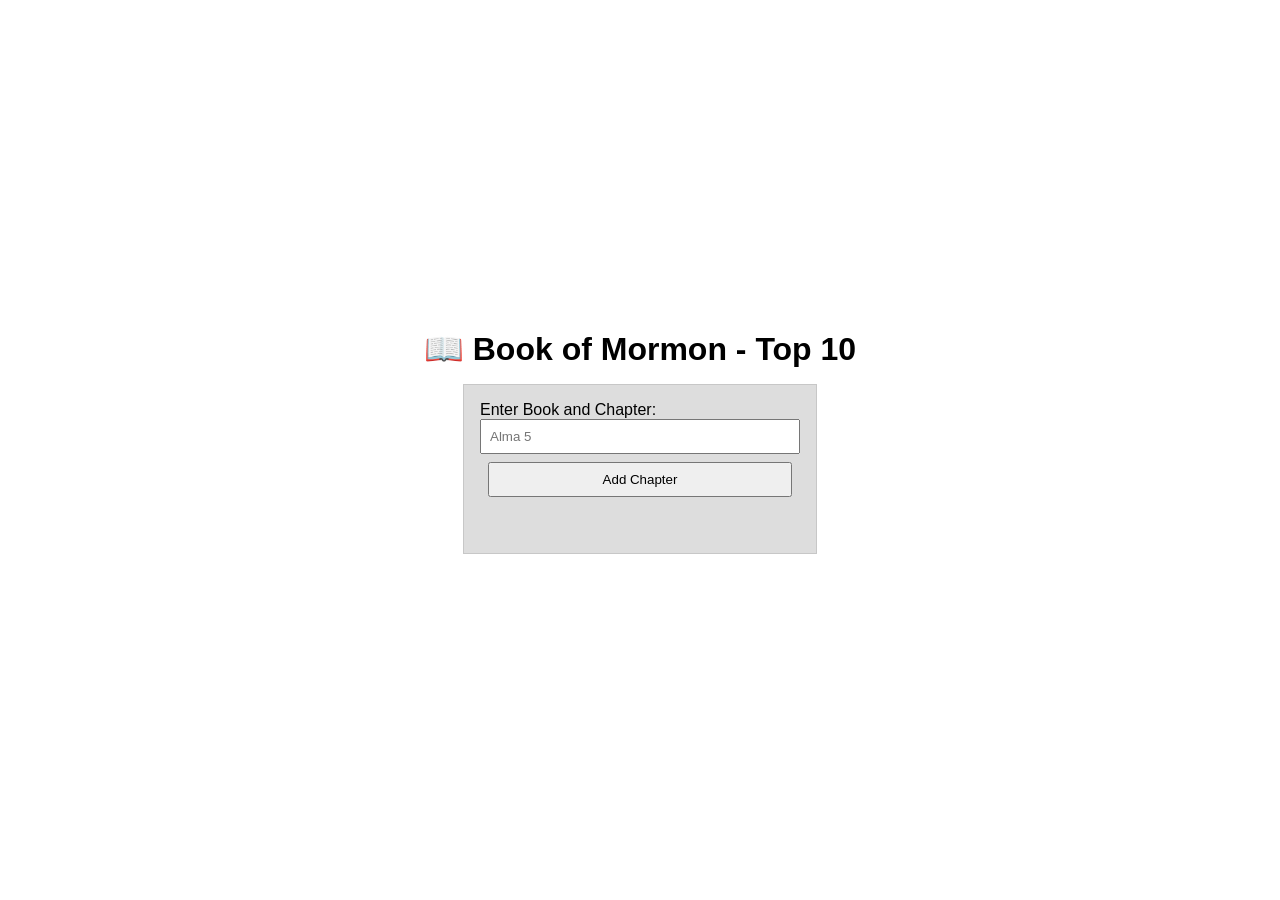
<file: week02/bom.html>
<!DOCTYPE html>
<html lang="en">

<head>
    <meta charset="utf-8">
    <meta name="viewport" content="width=device-width, initial-scale=1.0">
    <title>WDD 131 – Book of Mormon APP</title>
    <meta name="description" content="Media query learning activity example page.">
    <meta name="author" content="Jared Huayta">
    <link rel="preconnect" href="https://fonts.googleapis.com">
    <link rel="preconnect" href="https://fonts.gstatic.com" crossorigin>
    <link href="https://fonts.googleapis.com/css2?family=Roboto&display=swap" rel="stylesheet">
    <link rel="stylesheet" href="styles/bom.css">
    <script src="scripts/bom.js" defer></script>
</head>

<body>
    <h1>📖 Book of Mormon - Top 10</h1>
    <main>
        <label for="favchap">Enter Book and Chapter: </label>
        <input type="text" id="favchap" placeholder="Alma 5">
        <button type="submit">Add Chapter</button>
        <ul id="list"></ul>
    </main>
</body>

</html>
</file>
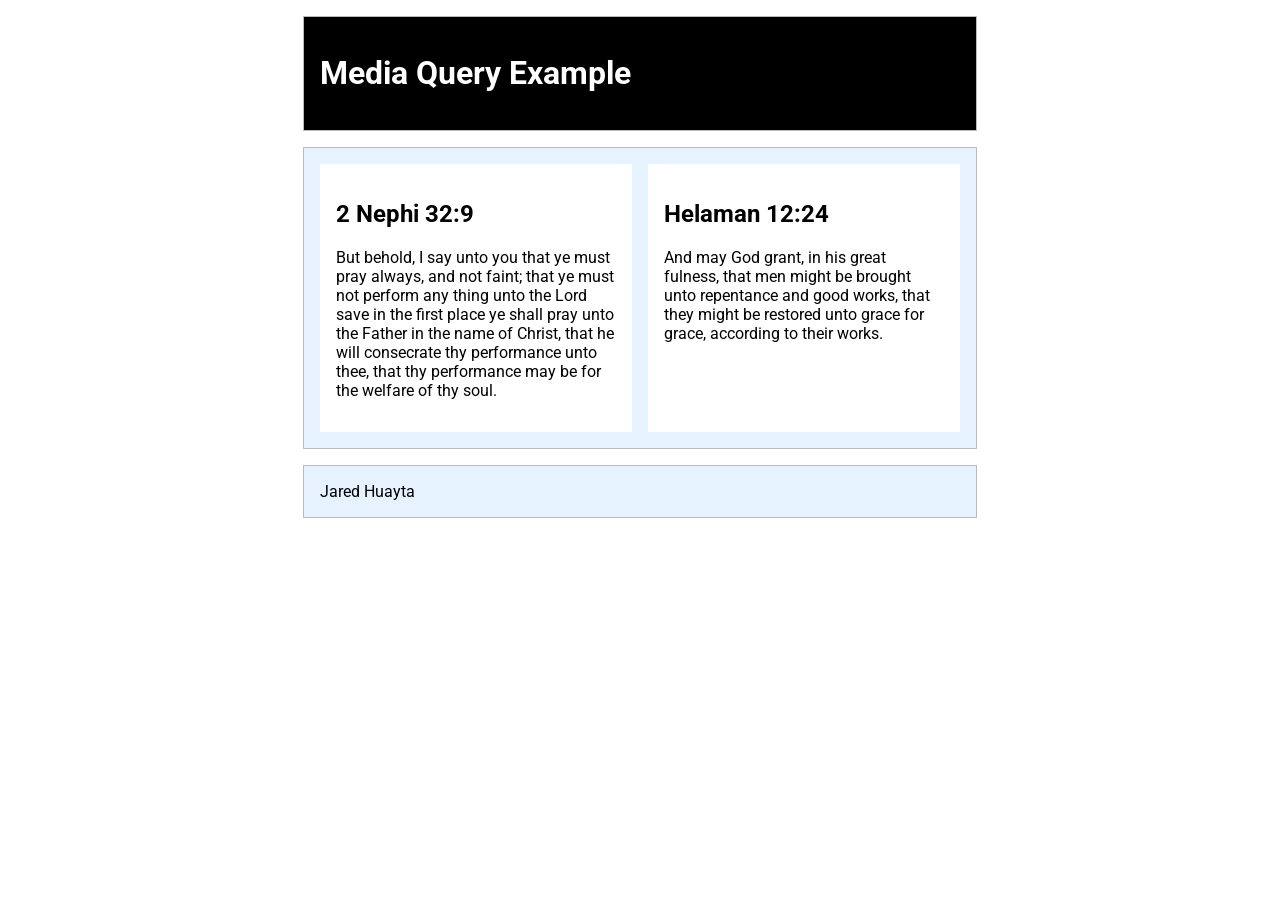
<file: week02/media-query.html>
<!DOCTYPE html>
<html lang="en">

<head>
    <meta charset="utf-8">
    <meta name="viewport" content="width=device-width, initial-scale=1.0">
    <title>WDD 131 – Media Query Example</title>
    <meta name="description" content="Media query learning activity example page.">
    <meta name="author" content="Jared Huayta">
    <link rel="preconnect" href="https://fonts.googleapis.com">
    <link rel="preconnect" href="https://fonts.gstatic.com" crossorigin>
    <link href="https://fonts.googleapis.com/css2?family=Roboto&display=swap" rel="stylesheet">
    <link rel="stylesheet" href="styles/media-query.css">
    <link rel="stylesheet" href="styles/media-query-large.css">
    <script src="scripts/looping.js"></script>
</head>

<body>
    <header>
        <h1>Media Query Example</h1>
    </header>
    <main>
        <section>
            <h2>2 Nephi 32:9</h2>
            <p>But behold, I say unto you that ye must pray always, and not faint; that ye must not perform any thing
                unto
                the Lord save in the first place ye shall pray unto the Father in the name of Christ, that he will
                consecrate thy performance unto thee, that thy performance may be for the welfare of thy soul.</p>
        </section>
        <section>
            <h2>Helaman 12:24</h2>
            <p>And may God grant, in his great fulness, that men might be brought unto repentance and good works, that
                they
                might be restored unto grace for grace, according to their works.</p>
        </section>
    </main>
    <footer>
        Jared Huayta
    </footer>
</body>

</html>
</file>
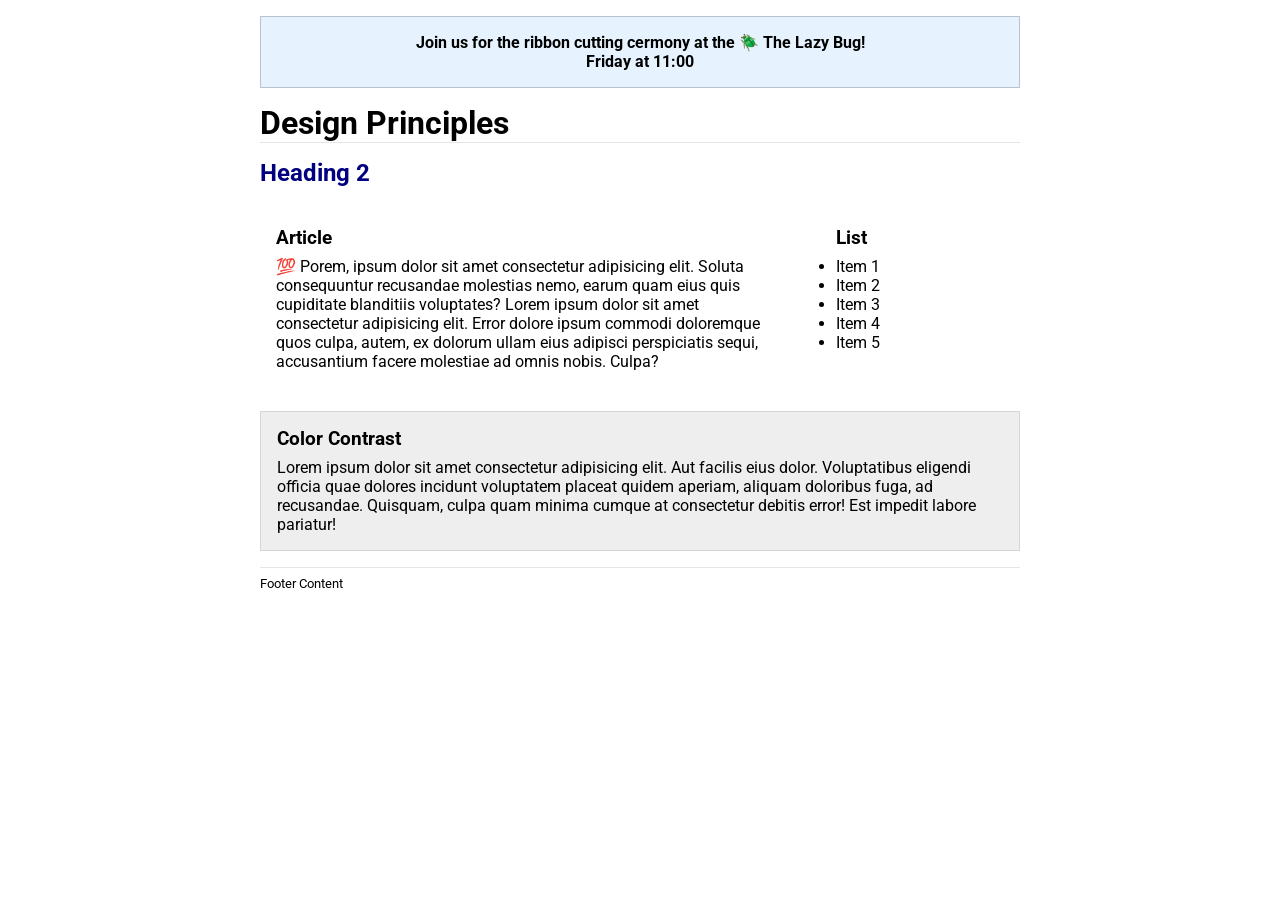
<file: week03/design.html>
<!DOCTYPE html>
<html lang="en">

<head>
    <meta charset="utf-8">
    <meta name="viewport" content="width=device-width, initial-scale=1.0">
    <title>WDD 131 – Design principle</title>
    <meta name="description" content="Design principle learning activity example page.">
    <meta name="author" content="Jared Huayta">
    <link rel="preconnect" href="https://fonts.googleapis.com">
    <link rel="preconnect" href="https://fonts.gstatic.com" crossorigin>
    <link href="https://fonts.googleapis.com/css2?family=Roboto&display=swap" rel="stylesheet">
    <link rel="stylesheet" href="styles/design.css">
</head>

<body>
    <header>
        <div class="banner">Join us for the ribbon cutting cermony at the 🪲 The Lazy Bug!<br>Friday at 11:00</div>
        <h1>Design Principles</h1>
    </header>
    <main>
        <h2>Heading 2</h2>
        <section>
            <h3>Article</h3>
            <article>
                <p>💯 Porem, ipsum dolor sit amet consectetur adipisicing elit. Soluta consequuntur recusandae molestias
                    nemo, earum quam eius quis cupiditate blanditiis voluptates? Lorem ipsum dolor sit amet consectetur
                    adipisicing elit. Error dolore ipsum commodi doloremque quos culpa, autem, ex dolorum ullam eius
                    adipisci perspiciatis sequi, accusantium facere molestiae ad omnis nobis. Culpa?</p>
            </article>
        </section>
        <section>
            <h3>List</h3>
            <ul>
                <li>Item 1</li>
                <li>Item 2</li>
                <li>Item 3</li>
                <li>Item 4</li>
                <li>Item 5</li>
            </ul>
        </section>
        <div class="callout">
            <h3>Color Contrast</h3>
            <p>Lorem ipsum dolor sit amet consectetur adipisicing elit. Aut facilis eius dolor. Voluptatibus eligendi
                officia quae dolores incidunt voluptatem placeat quidem aperiam, aliquam doloribus fuga, ad recusandae.
                Quisquam, culpa quam minima cumque at consectetur debitis error! Est impedit labore pariatur!</p>
        </div>
    </main>
    <footer>
        Footer Content
    </footer>
</body>

</html>
</file>
<file: styles/base.css>
:root {
  --font-main: "Roboto", sans-serif;
  --color-bg: #f4f4f4;
  --color-primary: #00274d;
  --color-secondary: #333333;
  --color-light: #ffffff;

  --spacing-sm: 0.5rem;
  --spacing-base: 1rem;
  --spacing-lg: 0.9rem;

  --radius: 10px;
  --shadow: 0 4px 8px rgba(0, 0, 0, 0.1);
}

* {
  margin: 0;
  padding: 0;
  box-sizing: border-box;
}

body {
  font-family: var(--font-main);
  background-color: var(--color-bg);
  color: var(--color-secondary);
  display: flex;
  flex-direction: column;
  min-height: 100vh;
  line-height: 1.5;
}

header {
  background-color: var(--color-primary);
  color: var(--color-light);
  padding: var(--spacing-lg) var(--spacing-base);
  text-align: center;
}

#course-title {
  display: block;
  font-size: 1.8rem;
  font-weight: 700;
  margin-bottom: var(--spacing-base);
}

nav {
  display: flex;
  justify-content: center;
  gap: 2rem;
  background-color: var(--color-secondary);
  padding: var(--spacing-sm);
}

nav a {
  color: var(--color-light);
  text-decoration: none;
  font-weight: bold;
  padding: 0.3rem 0.5rem;
  transition: all 0.2s ease;
  border-radius: 5px;
}

nav a:hover {
  background-color: var(--color-light);
  color: var(--color-primary);
}

main {
  max-width: 1200px;
  margin: 0 auto;
  padding: var(--spacing-lg);
  display: grid;
  grid-template-columns: 2fr 1fr;
  column-gap: 2rem;
  flex: 1;
}

main h1 {
  grid-column: span 2;
  text-align: center;
  margin-bottom: var(--spacing-lg);
  font-size: 2rem;
  color: var(--color-primary);
}

/* ---------------------------
   Cards
--------------------------- */
.card {
  background: var(--color-light);
  padding: var(--spacing-lg);
  border-radius: var(--radius);
  box-shadow: var(--shadow);
  text-align: justify;
}

.card-title {
  background-color: var(--color-primary);
  color: var(--color-light);
  padding: var(--spacing-sm);
  border-radius: var(--radius);
  text-align: center;
  margin-bottom: var(--spacing-base);
}

/* About Section */
.about-grid {
  display: grid;
  grid-template-columns: 2fr 1fr;
  column-gap: 5rem;
  row-gap: 1rem;
  align-items: center;
}

.image-about {
  border-radius: var(--radius);
}

.food-grid {
  display: grid;
  grid-template-columns: 1fr 2fr;
  gap: 1rem;
  align-items: start;
}

/* Resources Section */
.resources ul {
  list-style: none;
  padding: 0;
  text-align: center;
}

.resources li {
  margin: 0.5rem 0;
}

.resources a {
  color: var(--color-primary);
  font-weight: bold;
  text-decoration: none;
  transition: color 0.2s ease;
}

.resources a:hover {
  color: var(--color-secondary);
}

footer {
  background-color: var(--color-primary);
  color: var(--color-light);
  text-align: center;
  padding: var(--spacing-base);
  font-size: 0.9rem;
}
</file>
<file: foteate/styles/foteate.css>
:root {
  --primary: #2a5f4a; /* Aura Green */
  --background: #f7f3ef; /* Soft Beige */
  --text: #333333; /* Charcoal Gray */
  --primary-htwo: #36755d;
  --white: #ffffff;
  --red: #a80000;

  /* 🆕 Spacing scale */
  --space-xs: 0.25rem;
  --space-sm: 0.5rem;
  --space-md: 1rem;
  --space-lg: 2rem;
  --space-xl: 4rem;

  /* 🆕 Font sizes */
  --font-base: 1rem;
  --font-lg: 1.25rem;
  --font-xl: 2rem;

  /* 🆕 Radius & shadow */
  --radius-md: 10px;
  --shadow-md: 0 4px 10px rgba(0, 0, 0, 0.08);
}

/* Reset */
* {
  margin: 0;
  padding: 0;
  box-sizing: border-box;
}

html,
body {
  height: 100%;
}

/* Base */
body {
  font-family: "Open Sans", Arial, sans-serif;
  background-color: var(--background);
  color: var(--text);
  line-height: 1.5;
  padding: 1rem;
  display: flex;
  flex-direction: column;
  min-height: 100vh;
}

/* Typography */
h1,
h2 {
  font-family: "Bebas Neue", sans-serif;
  line-height: 1.2;
}

h2 {
  color: var(--primary-htwo);
  margin-bottom: 0.5rem;
}

main {
  flex: 1 0 auto;
  max-width: 1200px;
  margin: 1rem auto;
  padding: 0 1rem 2rem;
}

/* Header */
header {
  background: var(--primary);
  color: var(--white);
  padding: 0.5rem 1rem;
  position: sticky;
  top: 0;
  z-index: 10;
}

.brand {
  display: flex;
  align-items: center;
  justify-content: space-between;
  gap: 1rem;
}

.logo {
  height: 40px;
  width: auto;
  border-radius: 8px;
  object-fit: contain;
}

.menu {
  font-size: 1.5rem;
  border: 1px solid #94a3b8;
  background: #130101;
  padding: 0.25rem 0.5rem;
  border-radius: 0.5rem;
  cursor: pointer;
  color: var(--white);
}

/* Navigation */
.nav {
  display: flex;
  flex-direction: column;
  gap: 0.25rem;
  padding: 0.5rem 0 0;
  overflow: hidden;
  max-height: 0;
  opacity: 0;
  pointer-events: none;
  transition: max-height 0.3s ease, opacity 0.3s ease;
}

.nav.open {
  max-height: 300px;
  opacity: 1;
  pointer-events: initial !important;
}

.nav a {
  text-decoration: none;
  color: var(--white);
  padding: 0.5rem 0.75rem;
  border-radius: 0.5rem;
  display: block;
}

.nav a:hover,
.nav a:focus {
  background-color: var(--background);
  color: var(--primary);
}

.btn {
  background-color: var(--primary);
  color: var(--white);
  font-weight: 600;
  padding: 0.8rem;
  border: none;
  border-radius: 8px;
  cursor: pointer;
  transition: background-color 0.2s ease;
}

.btn:hover {
  background-color: #3b7e64;
}

/* --- HERO SECTION --- */
.hero {
  position: relative;
  width: calc(100vw - 2rem);
  left: 50%;
  margin-left: calc(-50vw + 1rem);
  background: linear-gradient(
      to bottom right,
      rgba(0, 0, 0, 0.55),
      rgba(0, 0, 0, 0.35)
    ),
    url("../images/hero-main.jpg") center / cover no-repeat;
  display: flex;
  flex-direction: column;
  justify-content: space-between;
  color: var(--white);
  border-radius: var(--radius-md);
  overflow: hidden;
  box-shadow: var(--shadow-md);
  min-height: auto;
  padding: 4rem 2rem;
}

.hero-overlay {
  flex: 1;
  display: flex;
  flex-direction: column;
  justify-content: space-between;
  padding: 3rem 2rem;
  background: linear-gradient(
    to bottom right,
    rgba(0, 0, 0, 0.55),
    rgba(0, 0, 0, 0.35)
  );
}

.hero-content {
  max-width: 700px;
}

.hero-content h2 {
  font-size: 3rem;
  margin-bottom: 0.75rem;
  line-height: 1.1;
}

.hero-content p {
  font-size: 1.1rem;
  color: #f1f1f1;
  max-width: 480px;
}

.hero-actions {
  display: flex;
  justify-content: flex-end;
  gap: 1rem;
}

.btn.secondary {
  background-color: transparent;
  border: 1px solid rgba(255, 255, 255, 0.6);
}

.btn.secondary:hover {
  background-color: rgba(255, 255, 255, 0.2);
}

/* --- ABOUT SECTION --- */
.about {
  position: relative;
  width: calc(100vw - 2rem);
  left: 50%;
  margin-left: calc(-50vw + 1rem);
  display: grid;
  grid-template-columns: 1fr;
  gap: 1.5rem;
  align-items: center;
  background-color: var(--white);
  border-radius: var(--radius-md);
  box-shadow: var(--shadow-md);
  padding: 1rem;
  margin-top: 3rem;
}

.about-text h2 {
  font-size: var(--font-xl);
  margin-bottom: 0.5rem;
}

.about-text p {
  margin-bottom: 1rem;
  font-size: var(--font-base);
  color: var(--text);
}

.about-text ul {
  list-style: none;
  padding: 0;
  margin-top: 1rem;
}

.about-text ul li {
  margin-bottom: 0.5rem;
  font-size: var(--font-base);
}

.about-image img {
  width: 100%;
  height: auto;
  max-height: 300px;
  object-fit: cover;
  border-radius: var(--radius-md);
  box-shadow: 0 4px 10px rgba(0, 0, 0, 0.1);
}

/* --- REVIEWS SECTION --- */
.reviews {
  position: relative;
  width: calc(100vw - 2rem);
  left: 50%;
  margin-left: calc(-50vw + 1rem);
  padding: 3rem 2rem;
  background-color: var(--white);
  border-radius: var(--radius-md);
  box-shadow: var(--shadow-md);
  margin-top: 3rem;
  text-align: center;
  overflow: hidden;
}

.reviews h2 {
  font-size: var(--font-xl);
  margin-bottom: 2rem;
}

.review-slider {
  position: relative;
  max-width: 800px;
  margin: 0 auto;
}

.review-card {
  position: absolute;
  top: 0;
  left: 0;
  width: 100%;
  opacity: 0;
  visibility: hidden;
  transition: opacity 1s ease-in-out, visibility 1s ease-in-out;
  background: var(--background);
  border-radius: var(--radius-md);
  padding: 2rem;
  box-shadow: 0 4px 10px rgba(0, 0, 0, 0.05);
}

.review-card.active {
  opacity: 1;
  visibility: visible;
  position: relative;
}

.review-text {
  font-style: italic;
  color: var(--text);
  margin-bottom: 1rem;
  font-size: 1.05rem;
}

.review-author {
  font-weight: 600;
  color: var(--primary);
  margin-bottom: 0.25rem;
}

.stars {
  color: var(--red);
  letter-spacing: 2px;
}

/* --- DOT INDICATORS --- */
.review-dots {
  display: flex;
  justify-content: center;
  align-items: center;
  gap: 0.5rem;
  margin-top: 2rem;
}

.review-dots .dot {
  width: 12px;
  height: 12px;
  border-radius: 50%;
  background-color: #ccc;
  transition: background-color 0.3s ease, transform 0.3s ease;
  cursor: pointer;
}

.review-dots .dot.active {
  background-color: var(--primary);
  transform: scale(1.2);
}

/* --- Services Section --- */
.services-intro {
  text-align: center;
  margin-bottom: 2rem;
}

.services-gallery {
  display: grid;
  grid-template-columns: repeat(auto-fit, minmax(300px, 1fr));
  gap: 2rem;
}

.service-card {
  background: var(--white);
  border-radius: var(--radius-md);
  box-shadow: var(--shadow-md);
  overflow: hidden;
  display: flex;
  flex-direction: column;
  text-align: center;
  transition: transform 0.3s ease, box-shadow 0.3s ease;
}

.service-card:hover {
  transform: translateY(-5px);
  box-shadow: 0 6px 16px rgba(0, 0, 0, 0.12);
}

.service-card img {
  width: 100%;
  height: 200px;
  object-fit: cover;
}

.service-card h3 {
  font-family: "Bebas Neue", sans-serif;
  color: var(--primary);
  margin: 1rem 0 0.5rem;
  font-size: 1.4rem;
}

.service-card p {
  padding: 0 1rem;
  flex-grow: 1;
  font-size: 0.95rem;
}

.service-card ul {
  list-style: none;
  margin: 1rem 0;
  padding: 0;
  font-size: var(--font-base);
}

.service-card ul li {
  margin-bottom: 0.3rem;
}

.price {
  font-weight: bold;
  color: var(--primary);
  font-size: var(--font-lg);
  margin-bottom: 1rem;
}

.cta-book {
  text-align: center;
  background: var(--primary);
  color: var(--white);
  padding: 2rem 1rem;
  border-radius: var(--radius-md);
  margin-top: 3rem;
}

.cta-book h2 {
  color: var(--white);
  margin-bottom: 0.5rem;
  font-size: 1.8rem;
}

.cta-book a {
  color: var(--white);
  font-weight: bold;
  text-decoration: underline;
}

.custom-projects {
  text-align: center;
  margin-top: 2rem;
  background: var(--white);
  padding: 2rem 1rem;
  border-radius: var(--radius-md);
  box-shadow: var(--shadow-md);
}

.custom-projects a {
  color: var(--primary);
  font-weight: bold;
  text-decoration: underline;
}

/* --- Contact Form --- */
.contact {
  background-color: var(--white);
  border-radius: var(--radius-md);
  padding: 1.5rem;
  box-shadow: var(--shadow-md);
  max-width: 100%;
  margin-top: 1rem;
}

.contact h2 {
  margin-bottom: 0.5rem;
  font-size: 1.8rem;
}

.contact p {
  margin-bottom: 1.5rem;
}

.booking-form {
  display: flex;
  flex-direction: column;
  gap: 1rem;
}

.form-group {
  display: flex;
  flex-direction: column;
}

label {
  font-weight: 600;
  margin-bottom: 0.3rem;
}

input,
select,
textarea {
  font-family: inherit;
  font-size: var(--font-base);
  padding: 0.7rem;
  border: 1px solid #ccc;
  border-radius: 8px;
  background-color: var(--background);
}

input:focus,
select:focus,
textarea:focus {
  outline: none;
  border-color: var(--primary);
  box-shadow: 0 0 0 3px rgba(78, 154, 125, 0.2);
}

.required {
  color: var(--red);
  font-weight: bold;
}

/* --- Modal styles --- */
.modal {
  position: fixed;
  inset: 0;
  background: rgba(0, 0, 0, 0.6);
  display: flex;
  justify-content: center;
  align-items: center;
  z-index: 100;
  opacity: 0;
  pointer-events: none;
  transition: opacity 0.4s ease;
}

.modal.show {
  opacity: 1;
  pointer-events: auto;
}

.modal-content {
  background: var(--white);
  border-radius: var(--radius-md);
  box-shadow: var(--shadow-md);
  text-align: center;
  max-width: 300px;
  width: 90%;
  padding: 1rem;
  font-size: 0.95rem;
}

/* Footer */
footer {
  background: var(--primary);
  color: var(--white);
  text-align: center;
  padding: 1rem;
  font-size: var(--font-base);
}

.footer-nav {
  display: flex;
  justify-content: center;
  align-items: center;
  gap: 1rem;
  margin-bottom: 0.75rem;
}

.footer-nav a {
  color: var(--white);
  text-decoration: none;
  font-weight: 500;
  position: relative;
}

/* Add | separators */
.footer-nav a:not(:last-child)::after {
  content: "|";
  color: var(--white);
  margin-left: 1rem;
  opacity: 0.6;
}

.footer-nav a:hover {
  opacity: 0.8;
}

/* Responsive */
@media (min-width: 720px) {
  .brand {
    justify-content: flex-start;
  }

  .menu {
    display: none;
  }

  .nav {
    display: flex !important;
    flex-direction: row;
    gap: 0.5rem;
    max-height: none !important;
    opacity: 1 !important;
    pointer-events: initial !important;
  }

  header {
    display: grid;
    grid-template-columns: 1fr auto;
    align-items: center;
    gap: 1rem;
    padding: 1rem 5rem;
  }

  .nav a {
    display: inline-block;
    position: relative;
  }

  .nav a:not(:last-child)::after {
    content: " |";
    color: var(--white);
    margin-left: 0.5rem;
    opacity: 0.7;
  }

  .about {
    grid-template-columns: 1fr 1fr;
    padding: 3rem 2rem;
  }

  .about-text h2 {
    font-size: 2.4rem;
  }

  .hero-content h2 {
    font-size: var(--font-xl);
  }

  .modal-content {
    padding: 1.5rem;
  }

  .reviews h2 {
    font-size: 2.4rem;
  }
}
</file>
<file: styles/form.css>
:root {
  /* ===== Brand & Accent ===== */
  --brand: #4b0f8b; /* Deep royal purple – main brand */
  --brand-ink: #1c3a46; /* Muted teal-ink for headlines */
  --accent: #f5a623; /* Warm amber accent (vs. harsh orange) */

  /* ===== Backgrounds & Surfaces ===== */
  --bg: #f8fafc; /* Soft neutral background */
  --card: #ffffff; /* Card surface */
  --ink: #111827; /* Primary text (slightly darker than before) */

  /* ===== Borders, Rings & Shadows ===== */
  --ring: #94a3b8; /* Subtle slate border ring */
  --shadow: 0 8px 24px rgba(17, 24, 39, 0.08);
}

* {
  box-sizing: border-box;
}
html,
body {
  height: 100%;
}

body {
  margin: 0;
  font-family: Inter, system-ui, -apple-system, "Segoe UI", Roboto,
    "Helvetica Neue", Arial, "Noto Sans", "Liberation Sans", sans-serif;
  color: var(--ink);
  background: linear-gradient(180deg, var(--bg) 0%, var(--bg) 140%);
  min-height: 100vh;
  min-height: 100svh;
  display: flex;
  flex-direction: column; /* sticky footer */
}

.site-header,
footer {
  padding: 1.25rem 1rem;
  text-align: center;
  background: var(--brand);
  color: var(--card);
}

.site-header h1 {
  margin: 0;
  font: 800 1.5rem/1 Manrope, Inter, sans-serif;
  letter-spacing: 0.3px;
}
.subtitle {
  margin: 0.5rem 0 0;
  font: 500 0.95rem/1.3 Inter, sans-serif;
  opacity: 0.95;
}

/* ===== Mobile-first: contenedor fluido ===== */
main {
  padding: 1rem;
  width: 100%;
  max-width: 100%;
  margin: 0 auto;
  flex: 1 0 auto; /* sticky footer */
}

/* Card centrada */
.card {
  background: var(--card);
  border-radius: 18px;
  box-shadow: var(--shadow);
  padding: 1rem;
  margin-inline: auto;
}

/* Form card: 100% en mobile */
.card.form-grid {
  width: 100%;
  max-width: 100%;
  margin-inline: auto;
}

/* Grid 1 columna y “hard reset” por si quedaron reglas viejas */
.form-grid {
  display: grid;
  grid-template-columns: minmax(0, 1fr);
  grid-auto-flow: row;
  gap: 1rem;
  align-items: start;
}
.form-grid > * {
  grid-area: auto !important;
  grid-column: 1 / -1 !important;
  grid-row: auto !important;
  margin: 0;
}

/* Controles */
label {
  font-weight: 600;
  font-family: Manrope, Inter, sans-serif;
}
.hint {
  font-weight: 400;
  color: var(--ink);
  font-size: 0.9rem;
}
.sr-only {
  position: absolute;
  width: 1px;
  height: 1px;
  padding: 0;
  margin: -1px;
  overflow: hidden;
  clip: rect(0, 0, 0, 0);
  border: 0;
}

input[type="text"],
input[type="date"],
select,
textarea {
  width: 100%;
  padding: 0.75rem 0.85rem;
  border: 1.5px solid #cbd5e1;
  border-radius: 12px;
  background: var(--card);
  color: var(--ink);
  font: 400 1rem/1.35 Inter, sans-serif;
  transition: border-color 0.15s, box-shadow 0.15s;
}
textarea {
  resize: vertical;
}
input:focus,
select:focus,
textarea:focus {
  outline: none;
  border-color: var(--brand);
  box-shadow: 0 0 0 4px rgba(14, 116, 144, 0.25);
}

/* Rating */
.rating legend {
  font-weight: 700;
  font-family: Manrope, Inter, sans-serif;
  margin-bottom: 0.25rem;
}
.stars {
  display: flex;
  gap: 0.5rem;
  align-items: center;
  flex-wrap: wrap;
}
.stars label {
  display: inline-flex;
  align-items: center;
  gap: 0.35rem;
  padding: 0.35rem 0.6rem;
  border: 1.5px solid #cbd5e1;
  border-radius: 999px;
  cursor: pointer;
  user-select: none;
}
.stars input {
  accent-color: var(--accent);
}

/* Checks y botón */
.check {
  display: flex;
  align-items: center;
  gap: 0.6rem;
  font-weight: 500;
}
.check input {
  accent-color: var(--brand);
}

.cta {
  display: inline-block;
  width: 100%;
  border: none;
  border-radius: 14px;
  padding: 0.9rem 1rem;
  font: 700 1rem/1 Manrope, Inter, sans-serif;
  background: linear-gradient(90deg, var(--brand) 0%, #1199b7 100%);
  color: var(--card);
  cursor: pointer;
  transition: transform 0.06s, filter 0.15s;
}
.cta:hover {
  filter: brightness(1.05);
}
.cta:active {
  transform: translateY(1px);
}

/* Página de “thank you” centrada */
.center-page {
  display: grid;
  place-items: center;
  padding: clamp(1rem, 3vw, 2rem) 1rem;
}
.center-page > .card {
  width: 100%;
  max-width: 100%;
  margin-inline: auto;
}

/* A11y */
:focus-visible {
  outline: 3px solid var(--ring);
  outline-offset: 2px;
}
</file>
<file: styles/form-large.css>
/* Desktop (≥900px): caja más ancha y centrada, 1 columna ordenada */
@media (min-width: 900px) {
  .site-header h1 {
    font-size: 2rem;
  }
  .subtitle {
    font-size: 1.05rem;
  }
  .card {
    padding: 1.5rem;
  }

  /* Form apilado también en desktop */
  .form-grid {
    display: grid;
    grid-template-columns: 1fr;
    grid-auto-flow: row;
    gap: 1.25rem;
    align-items: start;
  }
  .form-grid > * {
    grid-area: auto !important;
    grid-column: 1 / -1 !important;
    grid-row: auto !important;
    margin: 0;
  }

  /* La CAJA se hace más ancha SOLO en desktop */
  main {
    flex: 1 0 auto;
    width: 100%;
    max-width: clamp(960px, 88vw, 1200px);
    margin: 0 auto;
  }
  .card.form-grid {
    width: clamp(820px, 72vw, 1200px);
    margin-inline: auto;
  }

  /* Botón full width (cámbialo a auto + centrado si lo preferís) */
  .cta {
    width: 100%;
    max-width: none;
    justify-self: stretch;
  }

  .stars label {
    padding: 0.4rem 0.7rem;
  }

  /* Sticky footer reforzado */
  body {
    min-height: 100vh;
    min-height: 100svh;
    display: flex;
    flex-direction: column;
  }
  .site-footer {
    margin-top: auto;
  }

  /* (review.html) card centrada y ordenada */
  .center-page #thanks {
    display: grid;
    grid-auto-flow: row;
    justify-items: stretch;
    align-items: start;
    gap: 1rem;
    text-align: left;
    padding: 1.5rem;
  }
  .center-page #thanks p {
    margin: 0;
  }
  .center-page #thanks .counter {
    margin-top: 0.25rem;
  }
  .center-page #thanks .cta {
    width: auto;
    display: block;
    margin-inline: auto;
    max-width: 420px;
    padding-inline: 1.25rem;
  }
}
</file>
<file: styles/place.css>
:root {
  /* Brand Colors */
  --brand-red: #b00d29;
  --brand-green: #00663e;

  /* Neutrals */
  --surface: #ffffff;
  --background: #f6fbff;
  --text: #0f172a;
  --muted: #475569;

  /* Layout */
  --radius: 10px;
  --shadow: 0 10px 24px rgba(0, 0, 0, 0.16);
  --card-border: rgba(0, 0, 0, 0.06);
  --ribbon-out: 29px;
}

* {
  box-sizing: border-box;
  margin: 0;
  padding: 0;
}
html,
body {
  height: 100%;
  margin: 0;
  display: flex;
  flex-direction: column;
  scroll-behavior: smooth;
}

body {
  min-height: 100dvh;
  font-family: "Open Sans", system-ui, -apple-system, Segoe UI, Roboto, Arial,
    sans-serif;
  font-size: var(--fs-base);
  color: var(--text);
  background: var(--background);
  line-height: 1.5;
}

/* Focus styles */
:focus-visible {
  outline: 3px solid var(--brand-green);
  outline-offset: 3px;
}

main {
  flex: 1;
}

.site-header {
  text-align: center;
  padding: 1rem 0 0;
  box-shadow: var(--shadow);
  background: var(--brand-red);
  color: var(--surface);
}
.accent-bar {
  height: 20px;
  background: var(--brand-green);
  margin-top: 0.4rem;
}

.hero {
  position: relative;
  overflow: hidden;
  box-shadow: var(--shadow);
}

.hero picture,
.hero img {
  display: block;
  width: 100%;
  height: auto;
  max-height: 600px;
  object-fit: cover;
}

.card {
  background: var(--surface);
  border-radius: var(--radius);
  padding: 1rem 1.25rem;
  border: 1px solid var(--card-border);
  box-shadow: var(--shadow);
  margin: 0.75rem auto 0;
  width: clamp(280px, 92vw, 800px);
}

.kv {
  list-style: none;
  margin-top: 0.25rem;
}

.kv li {
  display: grid;
  grid-template-columns: minmax(120px, 30%) 1fr;
  gap: 0.6rem;
  padding: 0.25rem 0;
}

.k {
  font-weight: 700;
  color: var(--muted);
}

.v {
  font-weight: 600;
}

.data h3,
.weather h3 {
  font-weight: 700;
  font-size: clamp(1rem, 1rem + 0.3vw, 1.2rem);
  line-height: 1;
  color: var(--text);
  text-align: center;
  margin-bottom: 0.6rem;
  text-transform: capitalize;
}

.weather-icon-mobile {
  display: block;
  text-align: center;
  margin-bottom: 0.5rem;
}

.weather-icon-mobile img {
  max-width: 80px;
  height: auto;
  display: inline-block;
}

footer {
  padding: 1rem;
  text-align: center;
  background: var(--brand-red);
  color: var(--surface);
  font-size: 0.95rem;
  font-weight: bold;
}

@media (min-width: 768px) {
  .card {
    position: absolute;
    margin: 0;
    width: auto;
    background: rgba(255, 255, 255, 0.78);
    border: 1px solid rgba(0, 0, 0, 0.1);
    box-shadow: var(--shadow);
    padding: 1rem 1.1rem 1rem;
    backdrop-filter: blur(4px);
    -webkit-backdrop-filter: blur(4px);
    overflow: visible;
    z-index: 2;
  }

  .data {
    top: 11%;
    left: 4%;
    max-width: 430px;
  }
  .weather {
    right: 4%;
    bottom: 8.5%;
    max-width: 360px;
  }

  .card h3 {
    margin: -1rem 0 0.75rem 0;
    display: inline-flex;
    align-items: center;
    transform: translateX(calc(-1 * var(--ribbon-out)));
    max-width: 60%;
    padding: 0.7rem 1rem;
    background: var(--brand-green);
    color: var(--surface);
    font-weight: 700;
    font-size: 1.15rem;
    line-height: 1;
    letter-spacing: 0.4px;
    text-transform: none;
  }

  .weather .weather-icon-mobile {
    display: none;
  }
  .weather h3::after {
    content: "⛅";
    margin-left: 0.6rem;
    font-size: 1.1rem;
    line-height: 1;
  }
}
</file>
<file: styles/temples.css>
:root {
  --bg: #ffffff;
  --fg: #ffffff;
  --accent: #2e6e4c;
  --muted: #6b7280;
  --card: #3c0a64;
  --link: #ffffff;
  --link-hover: #2e6e4c;
  --radius: 14px;
  --bar: #3c0a64;
}

* {
  box-sizing: border-box;
  margin: 0;
  padding: 0;
}
html,
body {
  height: 100%;
}

body {
  font-family: "Open Sans", system-ui, -apple-system, Segoe UI, Roboto, Arial,
    sans-serif;
  color: var(--fg);
  background: var(--bg);
  line-height: 1.5;
  display: flex;
  flex-direction: column;
  min-height: 100vh;
  min-height: 100svh;
}

header {
  border-bottom: 1px solid #e5e7eb;
  padding: 0.5rem 1rem;
  background: var(--bar);
  position: sticky;
  top: 0;
  z-index: 10;
}

.brand {
  display: flex;
  align-items: center;
  justify-content: space-between;
  gap: 1rem;
}
h1 {
  font-family: "Bebas Neue", sans-serif;
  font-size: 2rem;
  letter-spacing: 0.5px;
}

.menu {
  font-size: 1.5rem;
  border: 1px solid #94a3b8;
  background: #130101;
  padding: 0.25rem 0.5rem;
  border-radius: 0.5rem;
  cursor: pointer;
  color: var(--fg);
}

.nav {
  display: none;
  flex-direction: column;
  gap: 0.25rem;
  padding: 0.5rem 0 0;
}
.nav a {
  text-decoration: none;
  color: var(--link);
  padding: 0.5rem 0.75rem;
  border-radius: 0.5rem;
  display: block;
}
.nav a:hover,
.nav a:focus {
  background: var(--card);
  color: var(--link-hover);
}
.nav.open {
  display: flex;
}

main {
  flex: 1 0 auto;
  max-width: 800px;
  margin: 1rem auto;
  padding: 0 1rem 2rem;
}

h2 {
  font-family: "Bebas Neue", sans-serif;
  font-size: 1.75rem;
  margin: 0.5rem 0 1rem;
  text-align: center;
  color: var(--accent);
}

.grid {
  display: grid;
  grid-template-columns: 1fr;
  gap: 1rem;
}

figure {
  background: var(--card);
  border-radius: 14px;
  overflow: hidden;
  box-shadow: 0 2px 12px rgba(27, 73, 101, 0.08);
}

.grid img {
  width: 100%;
  height: 220px;
  object-fit: cover;
  display: block;
}

figcaption {
  padding: 0.75rem 1rem;
  font-weight: 600;
}

footer {
  border-top: 1px solid #e5e7eb;
  padding: 1rem;
  text-align: center;
  background: var(--bar);
  margin-top: 1rem;
}
footer .muted {
  color: var(--muted);
  font-size: 0.95rem;
}

@media (min-width: 480px) {
  .grid {
    grid-template-columns: repeat(2, 1fr);
  }
}
</file>
<file: styles/temples-large.css>
@media (min-width: 720px) {
  .menu {
    display: none;
  }
  .nav {
    display: flex !important;
    flex-direction: row;
    gap: 0.5rem;
  }

  header {
    display: grid;
    grid-template-columns: 1fr auto;
    align-items: center;
    gap: 1rem;
  }

  .brand {
    justify-content: flex-start;
  }

  main {
    max-width: 1200px;
  }

  .grid {
    grid-template-columns: repeat(3, minmax(0, 1fr));
  }
}
</file>
<file: project/styles/siteplan.css>
:root {
  --primary: #4E9A7D;   /* Aura Green */
  --background: #F7F3EF; /* Soft Beige */
  --text: #333333;       /* Charcoal Gray */
  --white: #FFFFFF;
}

/* Reset */
* {
  margin: 0;
  padding: 0;
  box-sizing: border-box;
}

/* Base */
body {
  font-family: "Open Sans", Arial, sans-serif;
  background-color: var(--background);
  color: var(--text);
  line-height: 1.6;
  padding: 1rem;
  text-align: left;
}

/* Typography */
h1, h2 {
  font-family: "Bebas Neue", sans-serif;
  color: var(--primary);
  line-height: 1.2;
  margin-bottom: 0.5rem;
}

h1 {
  text-align: center;
  color: var(--white);
}

section {
  margin-bottom: 2rem;
}

/* Header */
header {
  background: var(--primary);
  color: var(--white);
  padding: 1.5rem;
  text-align: center;
}

/* Footer */
footer {
  background: var(--primary);
  color: var(--white);
  text-align: center;
  padding: 1rem;
  margin-top: 2rem;
  font-size: 0.9rem;
}

/* Gallery */
.gallery {
  display: flex;
  justify-content: center;
  flex-wrap: wrap;
  gap: 20px;
  margin-top: 1rem;
}

.thumbnail {
  width: 180px;
  border-radius: 8px;
  cursor: pointer;
  transition: transform 0.2s ease, box-shadow 0.2s ease;
}

.thumbnail:hover {
  transform: scale(1.05);
  box-shadow: 0 4px 10px rgba(0, 0, 0, 0.2);
}

/* Modal */
.modal {
  display: none;
  position: fixed;
  inset: 0;
  background: rgba(0, 0, 0, 0.85);
  justify-content: center;
  align-items: center;
  z-index: 100;
}

/* Show modal when targeted */
.modal:target {
  display: flex;
}

/* Clickable background area */
.modal a.close-area {
  position: absolute;
  inset: 0;
  display: block;
}

/* Image inside modal */
.modal img {
  position: relative;
  max-width: 90%;
  max-height: 90%;
  border-radius: 10px;
  z-index: 1;
  box-shadow: 0 0 10px rgba(255, 255, 255, 0.2);
}

/* Close Button */
.close {
  position: absolute;
  top: 20px;
  right: 30px;
  color: var(--white);
  font-size: 2rem;
  text-decoration: none;
  font-weight: bold;
  z-index: 2;
  transition: color 0.2s;
}

.close:hover {
  color: #ff5555;
}

/* Responsive */
@media (min-width: 720px) {
  main {
    max-width: 1000px;
    margin: 0 auto;
    padding: 2rem;
  }

  header h1 {
    font-size: 2.5rem;
  }
}
</file>
<file: week02/styles/bom.css>
* {
	margin: 0;
	padding: 0;
}

body {
	height: 100vh;
	display: flex;
	flex-direction: column;
	align-items: center;
	justify-content: center;
	font-family: Acme, Arial, sans-serif;
}

h1 {
	font-size: 1.5rem;
}

main {
	margin: 1rem auto;
	border: 1px solid rgb(0 0 0 / 0.1);
	padding: 1rem;
	background-color: #ddd;
	display: flex;
	flex-direction: column;
}

input,
button {
	padding: 0.5rem;
}

button {
	margin: 0.5rem;
}

.delete {
	width: fit-content;
}

.input {
	display: flex;
	gap: 1rem;
}

.list {
	padding: 0.5rem;
}

ul {
	margin: 1rem;
	list-style: none;
}

li {
	display: flex;
	align-items: center;
	justify-content: space-between;
}

@media only screen and (min-width: 32.5em) {
	h1 {
		font-size: 2rem;
	}

	main {
		width: 320px;
	}
}
</file>
<file: week02/styles/media-query.css>
body {
  font-family: "Roboto", sans-serif;
}

header,
main,
footer {
  max-width: 640px;
  margin: 1rem auto;
  border: 1px solid #bbb;
  padding: 1rem;
  background-color: #e6f2ff;
}

main {
  display: grid;
  grid-template-columns: 1fr;
  grid-gap: 1rem;
}

section {
  padding: 1rem;
  background-color: #fff;
}
</file>
<file: week02/styles/media-query-large.css>
@media screen and (min-width: 500px) {
  header {
    background-color: black;
    color: white;
  }

  main {
    display: grid;
    grid-template-columns: 1fr 1fr;
  }
}
</file>
<file: week03/styles/design.css>
/* Universal Selector */
* {
	box-sizing: border-box;
	margin: 0;
	padding: 0;
}

/* HTML Element Selectors */
body {
	font-family: Roboto, helvetica, sans-serif;
	margin: 1rem;
}

header,
main,
footer {
	max-width: 760px;
	margin: 0 auto;
}

h1 {
	border-bottom: 1px solid rgb(0 0 0 / 0.1);
	margin: 1rem 0;
}

main {
	display: grid;
	grid-template-columns: 1fr 200px;
	grid-gap: 1.5rem;
}

section {
	padding: 1rem;
}

h2 {
	color: navy;
	grid-column: 1/3;
}

h3 {
	margin-bottom: 0.5rem;
}

footer {
	margin-top: 1rem;
	border-top: 1px solid rgb(0 0 0 / 0.1);
	padding: 0.5rem 0;
	font-size: smaller;
}

/* Class Selectors */
.banner {
	border: 1px solid rgb(0 0 0 / 0.2);
	padding: 1rem;
	background-color: rgb(230 243 254 / 1);
	font-weight: 700;
	word-break: break-word;
	text-align: center;
}

.callout {
	border: 1px solid rgb(0 0 0 / 0.1);
	color: #000;
	background-color: #eee;
	grid-column: 1/3;
	padding: 1rem;
}
</file>
